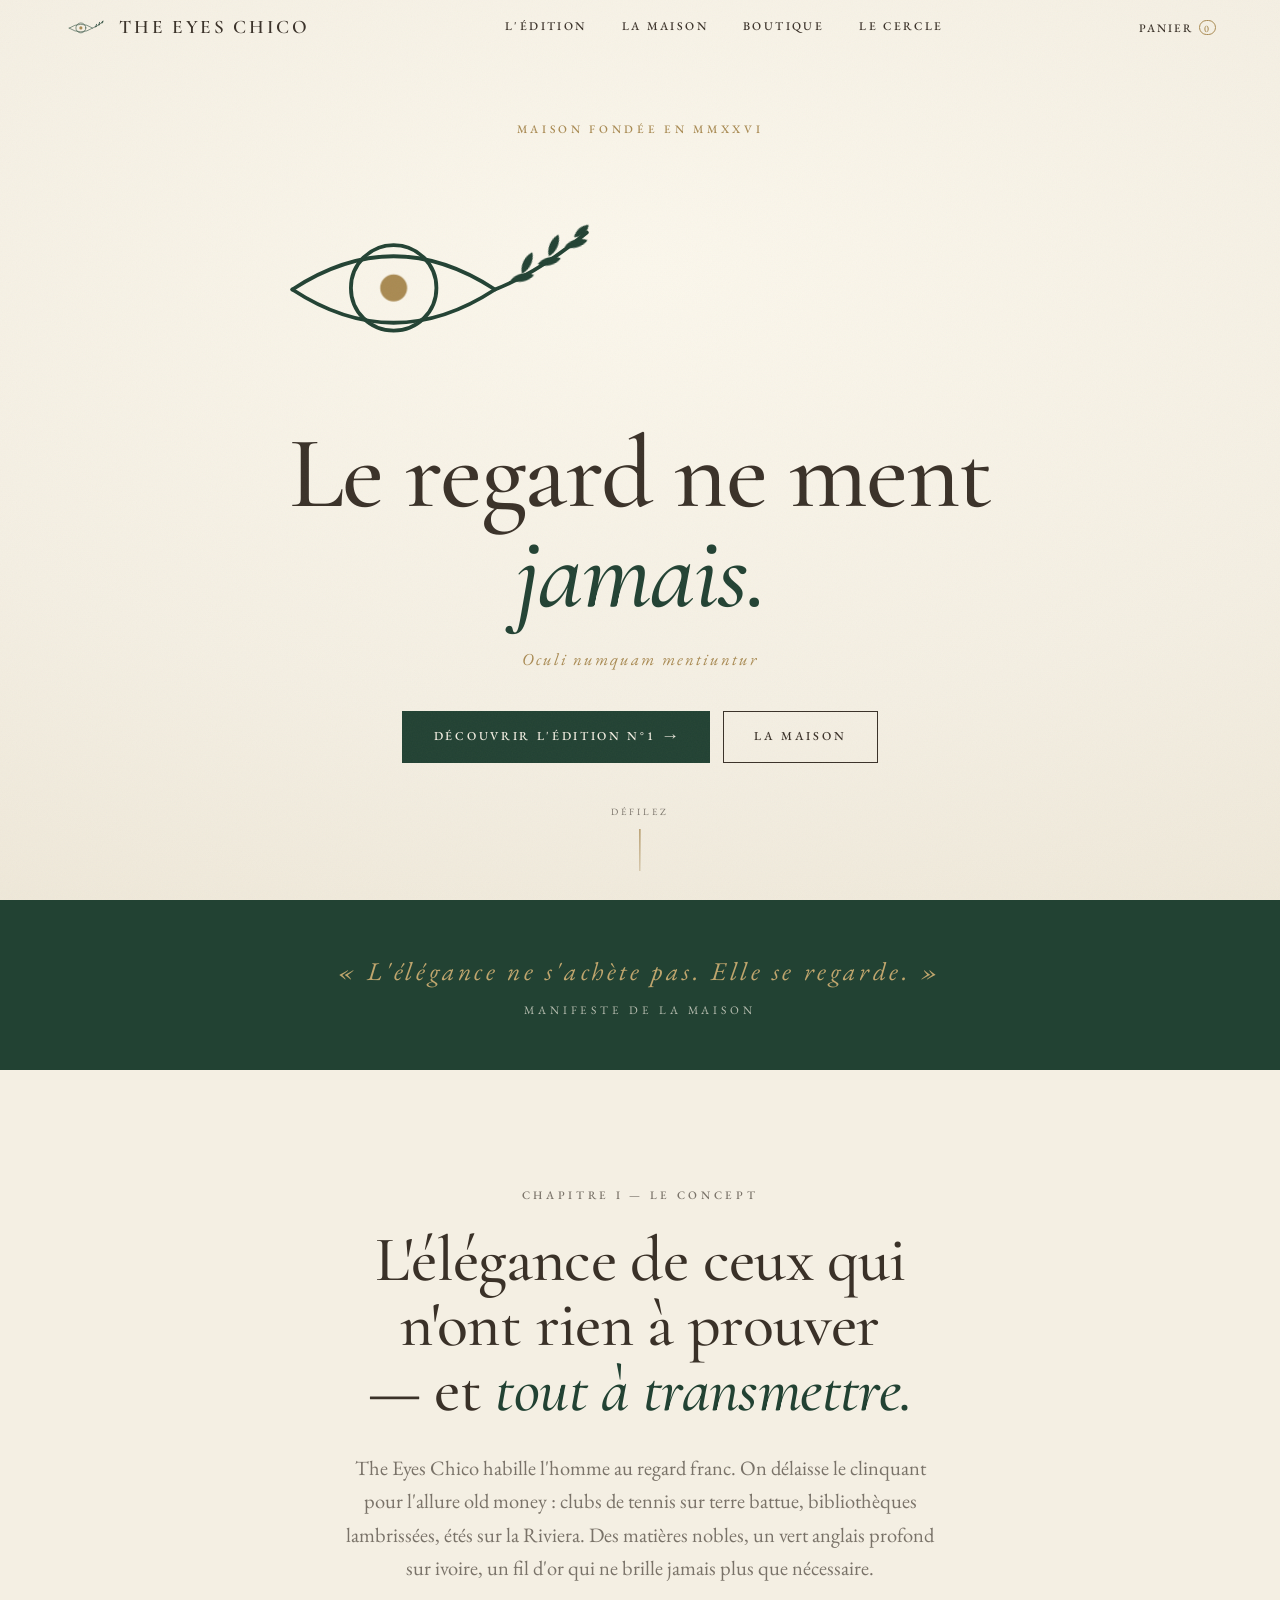
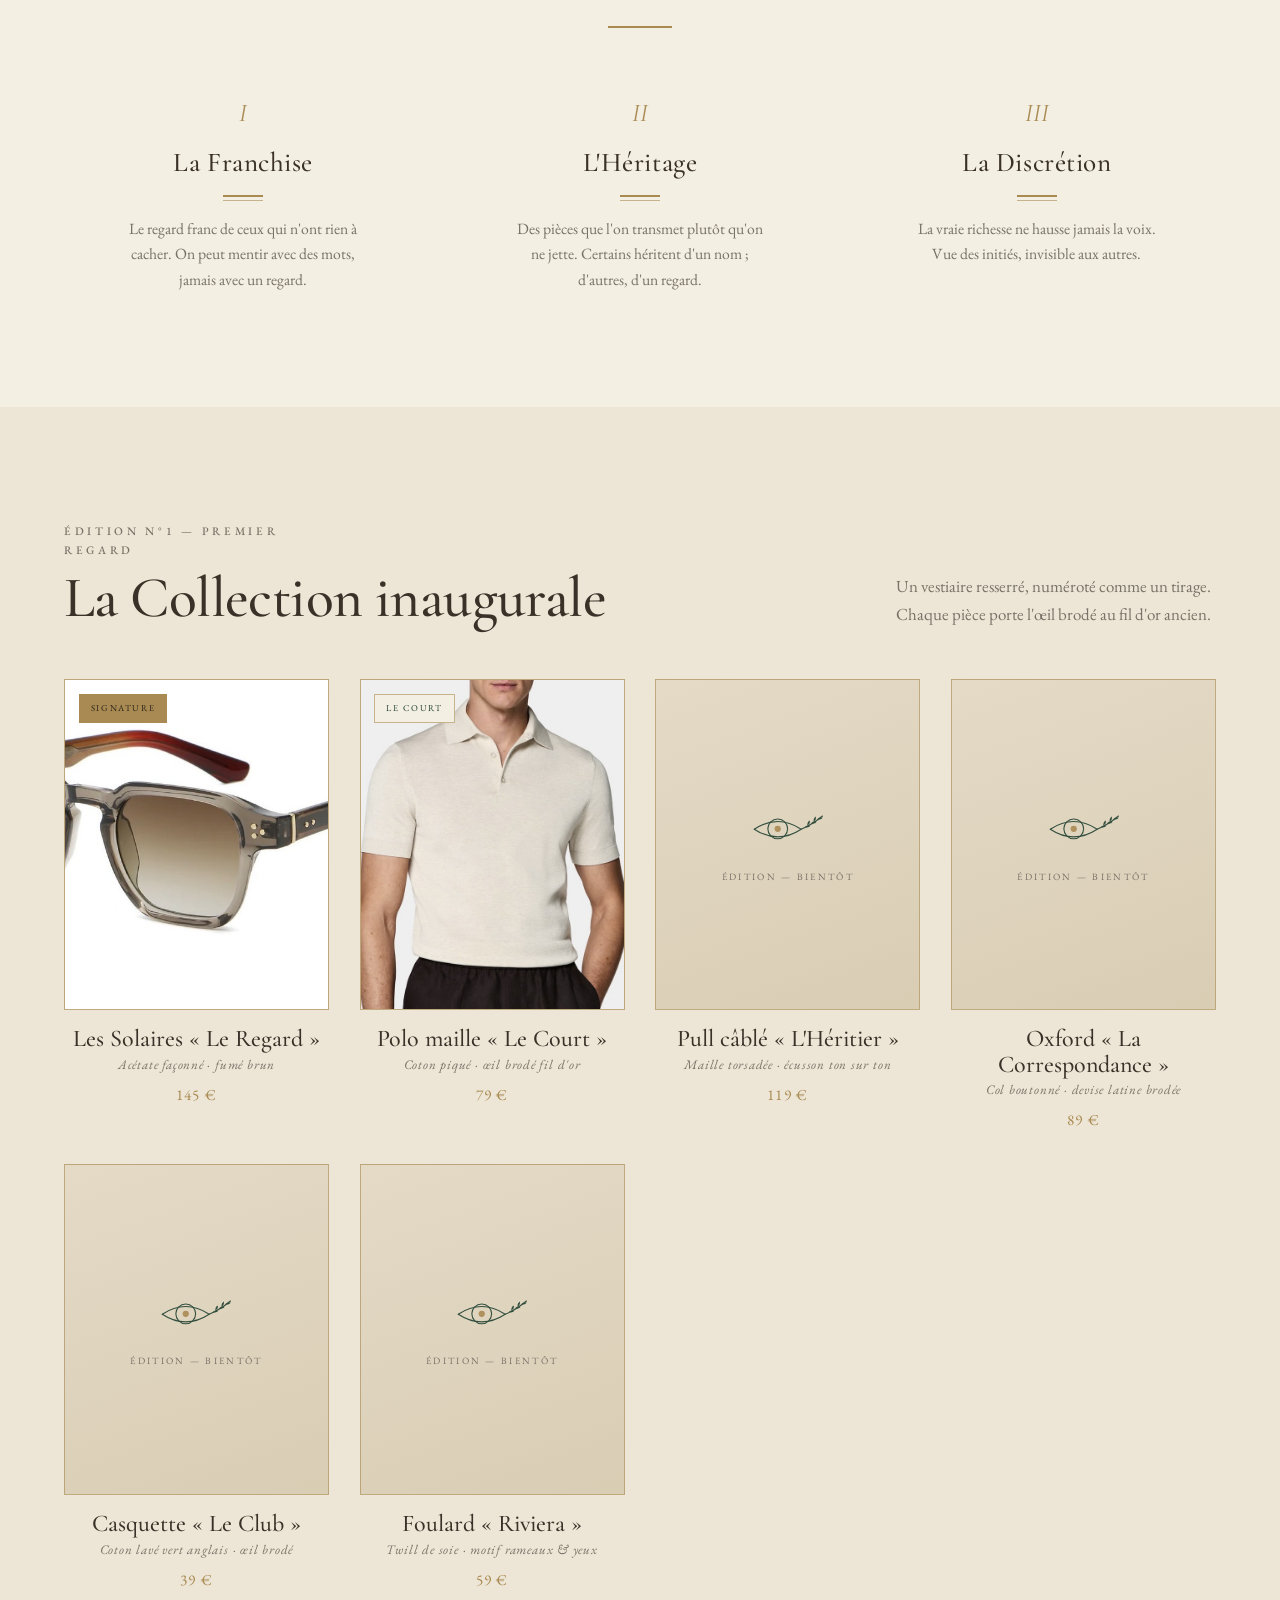
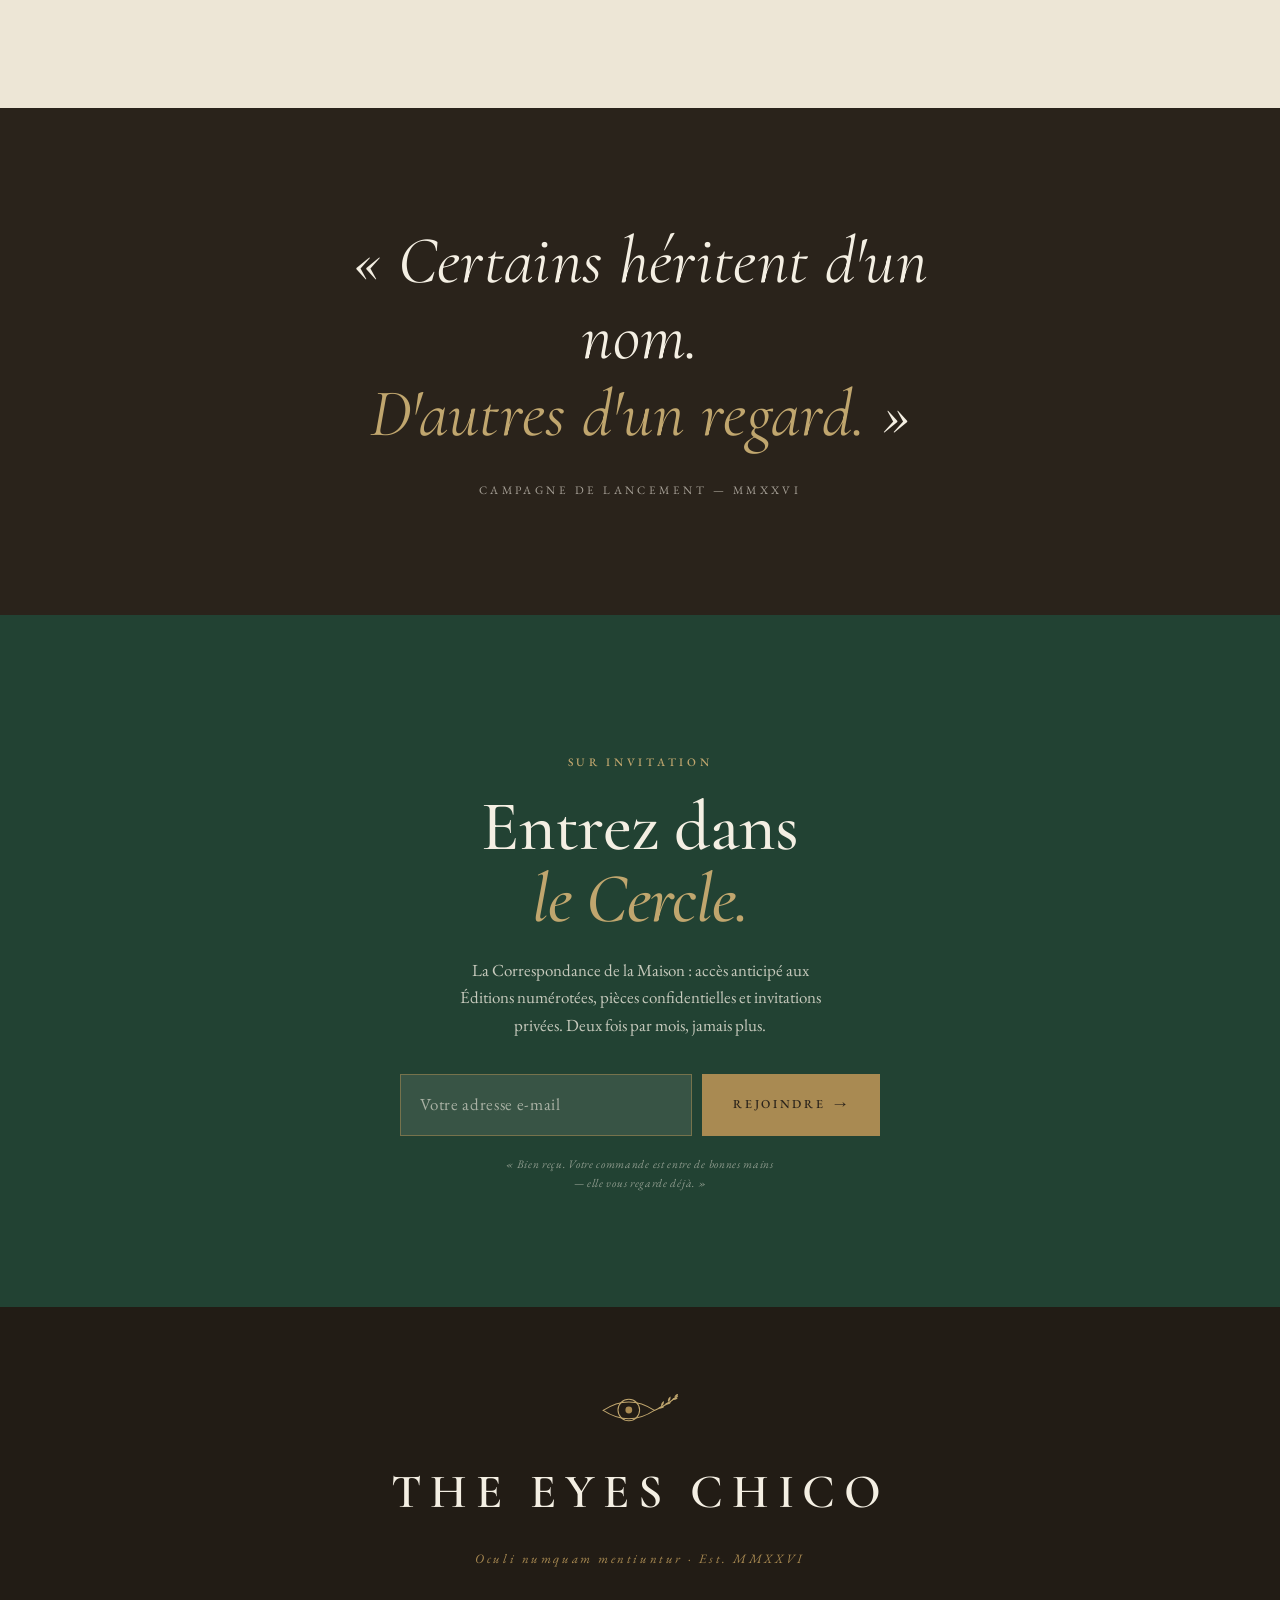
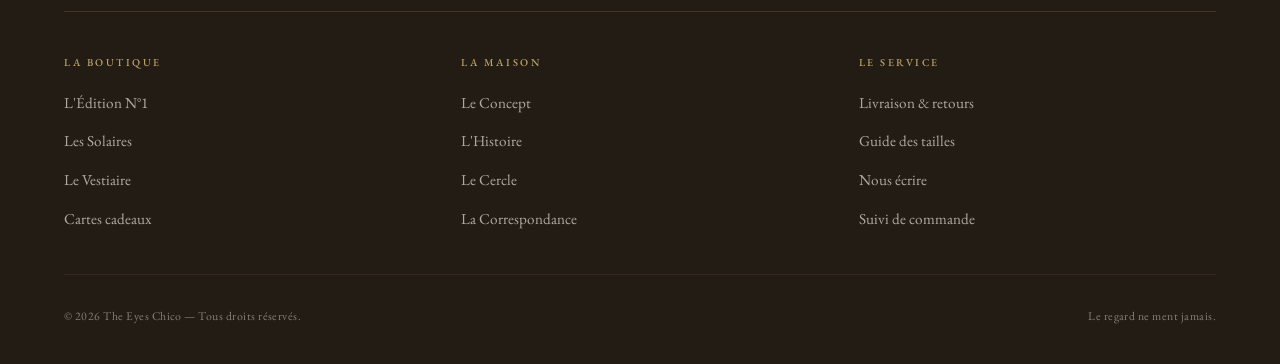
<file: index.html>
<!DOCTYPE html>
<html lang="fr">
<head>
<meta charset="UTF-8" />
<meta name="viewport" content="width=device-width, initial-scale=1" />
<title>The Eyes Chico — Le regard ne ment jamais</title>
<meta name="description" content="The Eyes Chico — maison de mode masculine old money. Oculi numquam mentiuntur : les yeux ne mentent jamais. Édition N°1, Premier Regard." />
<meta name="theme-color" content="#224233" />
<link rel="preconnect" href="https://fonts.googleapis.com" />
<link rel="preconnect" href="https://fonts.gstatic.com" crossorigin />
<link href="https://fonts.googleapis.com/css2?family=Cormorant+Garamond:ital,wght@0,400;0,500;0,600;1,400;1,500&family=EB+Garamond:ital,wght@0,400;0,500;1,400&display=swap" rel="stylesheet" />
<link rel="stylesheet" href="assets/css/style.css" />
</head>
<body>

<!-- LOADER -->
<div class="loader" aria-hidden="true">
  <div class="loader__inner">
    <svg class="eye" viewBox="0 0 240 130" fill="none" stroke="currentColor" stroke-width="2.4" stroke-linecap="round" stroke-linejoin="round">
      <path class="lid" d="M28 66 Q92 108 156 66"/><path class="lid" d="M28 66 Q92 24 156 66 Q184 55 214 30"/>
      <circle class="iris" cx="92" cy="65" r="27"/><circle class="pupil" cx="92" cy="65" r="8.5" fill="#A98A52" stroke="none"/>
      <g fill="currentColor" stroke="none"><path d="M0 0 C4 -3.4 11 -3.4 15 0 C11 3.4 4 3.4 0 0Z" transform="translate(166,60) rotate(-12)"/><path d="M0 0 C4 -3.4 11 -3.4 15 0 C11 3.4 4 3.4 0 0Z" transform="translate(173,56) rotate(-64)"/><path d="M0 0 C4 -3.4 11 -3.4 15 0 C11 3.4 4 3.4 0 0Z" transform="translate(183,50) rotate(-14)"/><path d="M0 0 C4 -3.4 11 -3.4 15 0 C11 3.4 4 3.4 0 0Z" transform="translate(190,45) rotate(-66)"/><path d="M0 0 C4 -3.4 11 -3.4 15 0 C11 3.4 4 3.4 0 0Z" transform="translate(200,39) rotate(-16)"/><path d="M0 0 C3.4 -3 9 -3 12 0 C9 3 3.4 3 0 0Z" transform="translate(206,33) rotate(-40)"/></g>
    </svg>
    <div class="loader__wm">The Eyes Chico</div>
  </div>
</div>

<!-- NAV -->
<header class="nav" id="top">
  <a class="nav__brand" href="#top" aria-label="The Eyes Chico — accueil">
    <svg class="eye" viewBox="0 0 240 130" fill="none" stroke="currentColor" stroke-width="3" stroke-linecap="round" stroke-linejoin="round" aria-hidden="true">
      <path d="M28 66 Q92 108 156 66"/><path d="M28 66 Q92 24 156 66 Q184 55 214 30"/>
      <circle cx="92" cy="65" r="27"/><circle class="pupil" cx="92" cy="65" r="8.5" fill="#A98A52" stroke="none"/>
      <g fill="currentColor" stroke="none"><path d="M0 0 C4 -3.4 11 -3.4 15 0 C11 3.4 4 3.4 0 0Z" transform="translate(166,60) rotate(-12)"/><path d="M0 0 C4 -3.4 11 -3.4 15 0 C11 3.4 4 3.4 0 0Z" transform="translate(173,56) rotate(-64)"/><path d="M0 0 C4 -3.4 11 -3.4 15 0 C11 3.4 4 3.4 0 0Z" transform="translate(183,50) rotate(-14)"/><path d="M0 0 C4 -3.4 11 -3.4 15 0 C11 3.4 4 3.4 0 0Z" transform="translate(190,45) rotate(-66)"/><path d="M0 0 C4 -3.4 11 -3.4 15 0 C11 3.4 4 3.4 0 0Z" transform="translate(200,39) rotate(-16)"/><path d="M0 0 C3.4 -3 9 -3 12 0 C9 3 3.4 3 0 0Z" transform="translate(206,33) rotate(-40)"/></g>
    </svg>
    <span class="wm">The Eyes Chico</span>
  </a>
  <nav class="nav__links" aria-label="Principal">
    <a class="link-underline" href="#edition">L'Édition</a>
    <a class="link-underline" href="#maison">La Maison</a>
    <a class="link-underline" href="collection.html">Boutique</a>
    <a class="link-underline" href="#cercle">Le Cercle</a>
  </nav>
  <div class="nav__right">
    <button class="nav__cart" data-open-cart aria-label="Ouvrir le panier">Panier <span class="count">0</span></button>
    <button class="nav__burger" aria-label="Menu"><span></span><span></span><span></span></button>
  </div>
</header>

<!-- HERO -->
<section class="hero" aria-label="The Eyes Chico">
  <div class="hero__top">
    <p class="eyebrow eyebrow--or">Maison fondée en MMXXVI</p>
  </div>
  <div>
    <div class="hero__emblem">
      <svg class="eye eye--animated" viewBox="0 0 240 130" fill="none" stroke="currentColor" stroke-width="2.4" stroke-linecap="round" stroke-linejoin="round" aria-label="Emblème de l'œil botanique">
        <path class="lid" d="M28 66 Q92 108 156 66"/><path class="lid" d="M28 66 Q92 24 156 66 Q184 55 214 30"/>
        <circle class="iris" cx="92" cy="65" r="27"/><circle class="pupil" cx="92" cy="65" r="8.5" fill="#A98A52" stroke="none"/>
        <g fill="currentColor" stroke="none"><path class="leaf" d="M0 0 C4 -3.4 11 -3.4 15 0 C11 3.4 4 3.4 0 0Z" transform="translate(166,60) rotate(-12)"/><path class="leaf" d="M0 0 C4 -3.4 11 -3.4 15 0 C11 3.4 4 3.4 0 0Z" transform="translate(173,56) rotate(-64)"/><path class="leaf" d="M0 0 C4 -3.4 11 -3.4 15 0 C11 3.4 4 3.4 0 0Z" transform="translate(183,50) rotate(-14)"/><path class="leaf" d="M0 0 C4 -3.4 11 -3.4 15 0 C11 3.4 4 3.4 0 0Z" transform="translate(190,45) rotate(-66)"/><path class="leaf" d="M0 0 C4 -3.4 11 -3.4 15 0 C11 3.4 4 3.4 0 0Z" transform="translate(200,39) rotate(-16)"/><path class="leaf" d="M0 0 C3.4 -3 9 -3 12 0 C9 3 3.4 3 0 0Z" transform="translate(206,33) rotate(-40)"/></g>
      </svg>
    </div>
    <h1>Le regard ne ment <em>jamais.</em></h1>
    <p class="hero__latin latin">Oculi numquam mentiuntur</p>
    <div class="hero__cta">
      <a class="btn btn--solid" href="#edition">Découvrir l'Édition N°1 <span class="arrow">→</span></a>
      <a class="btn btn--ghost" href="#maison">La Maison</a>
    </div>
  </div>
  <div class="hero__cue"><span>Défilez</span><span class="bar"></span></div>
</section>

<!-- LATIN BAND -->
<div class="band">
  <p class="latin">« L'élégance ne s'achète pas. Elle se regarde. »</p>
  <span class="tr">Manifeste de la Maison</span>
</div>

<!-- CONCEPT / MAISON -->
<section class="section concept" id="maison">
  <div class="wrap">
    <p class="eyebrow reveal">Chapitre I — Le Concept</p>
    <h2 class="display reveal" data-d="1">L'élégance de ceux qui n'ont rien à prouver — et <em>tout à transmettre.</em></h2>
    <p class="lede reveal" data-d="2">The Eyes Chico habille l'homme au regard franc. On délaisse le clinquant pour l'allure old money : clubs de tennis sur terre battue, bibliothèques lambrissées, étés sur la Riviera. Des matières nobles, un vert anglais profond sur ivoire, un fil d'or qui ne brille jamais plus que nécessaire.</p>
    <hr class="filet filet--or filet--center reveal" data-d="2" style="margin-top:2.6rem" />

    <div class="piliers">
      <div class="pilier reveal">
        <p class="num">I</p><h3>La Franchise</h3>
        <div class="filet filet--or"></div>
        <p>Le regard franc de ceux qui n'ont rien à cacher. On peut mentir avec des mots, jamais avec un regard.</p>
      </div>
      <div class="pilier reveal" data-d="1">
        <p class="num">II</p><h3>L'Héritage</h3>
        <div class="filet filet--or"></div>
        <p>Des pièces que l'on transmet plutôt qu'on ne jette. Certains héritent d'un nom ; d'autres, d'un regard.</p>
      </div>
      <div class="pilier reveal" data-d="2">
        <p class="num">III</p><h3>La Discrétion</h3>
        <div class="filet filet--or"></div>
        <p>La vraie richesse ne hausse jamais la voix. Vue des initiés, invisible aux autres.</p>
      </div>
    </div>
  </div>
</section>

<!-- ÉDITION N°1 -->
<section class="section edition" id="edition">
  <div class="wrap">
    <div class="section-head">
      <div>
        <p class="eyebrow eyebrow--or reveal">Édition N°1 — Premier Regard</p>
        <h2 class="display reveal" data-d="1">La Collection inaugurale</h2>
      </div>
      <p class="reveal" data-d="2">Un vestiaire resserré, numéroté comme un tirage. Chaque pièce porte l'œil brodé au fil d'or ancien.</p>
    </div>

    <div class="product-grid">
      <a class="product reveal" href="product.html">
        <div class="product__media"><span class="product__badge product__badge--or">Signature</span><img src="assets/img/sunglasses.jpg" alt="Solaires Le Regard — acétate fumé" loading="lazy" /></div>
        <div class="product__info"><div class="nm">Les Solaires « Le Regard »</div><div class="ct">Acétate façonné · fumé brun</div><div class="pr">145 €</div></div>
      </a>

      <a class="product reveal" data-d="1" href="product.html">
        <div class="product__media"><span class="product__badge">Le Court</span><img src="assets/img/polo.jpg" alt="Polo maille Le Court, ivoire" loading="lazy" /></div>
        <div class="product__info"><div class="nm">Polo maille « Le Court »</div><div class="ct">Coton piqué · œil brodé fil d'or</div><div class="pr">79 €</div></div>
      </a>

      <a class="product reveal" data-d="2" href="product.html">
        <div class="product__media"><div class="product__ph">
          <svg class="eye" viewBox="0 0 240 130" fill="none" stroke="currentColor" stroke-width="3" stroke-linecap="round" stroke-linejoin="round"><path d="M28 66 Q92 108 156 66"/><path d="M28 66 Q92 24 156 66 Q184 55 214 30"/><circle cx="92" cy="65" r="27"/><circle cx="92" cy="65" r="8.5" fill="#A98A52" stroke="none"/><g fill="currentColor" stroke="none"><path d="M0 0 C4 -3.4 11 -3.4 15 0 C11 3.4 4 3.4 0 0Z" transform="translate(166,60) rotate(-12)"/><path d="M0 0 C4 -3.4 11 -3.4 15 0 C11 3.4 4 3.4 0 0Z" transform="translate(173,56) rotate(-64)"/><path d="M0 0 C4 -3.4 11 -3.4 15 0 C11 3.4 4 3.4 0 0Z" transform="translate(183,50) rotate(-14)"/><path d="M0 0 C4 -3.4 11 -3.4 15 0 C11 3.4 4 3.4 0 0Z" transform="translate(190,45) rotate(-66)"/><path d="M0 0 C4 -3.4 11 -3.4 15 0 C11 3.4 4 3.4 0 0Z" transform="translate(200,39) rotate(-16)"/></g></svg>
          <span class="tiny">Édition — bientôt</span>
        </div></div>
        <div class="product__info"><div class="nm">Pull câblé « L'Héritier »</div><div class="ct">Maille torsadée · écusson ton sur ton</div><div class="pr">119 €</div></div>
      </a>

      <a class="product reveal" href="product.html">
        <div class="product__media"><div class="product__ph">
          <svg class="eye" viewBox="0 0 240 130" fill="none" stroke="currentColor" stroke-width="3" stroke-linecap="round" stroke-linejoin="round"><path d="M28 66 Q92 108 156 66"/><path d="M28 66 Q92 24 156 66 Q184 55 214 30"/><circle cx="92" cy="65" r="27"/><circle cx="92" cy="65" r="8.5" fill="#A98A52" stroke="none"/><g fill="currentColor" stroke="none"><path d="M0 0 C4 -3.4 11 -3.4 15 0 C11 3.4 4 3.4 0 0Z" transform="translate(166,60) rotate(-12)"/><path d="M0 0 C4 -3.4 11 -3.4 15 0 C11 3.4 4 3.4 0 0Z" transform="translate(173,56) rotate(-64)"/><path d="M0 0 C4 -3.4 11 -3.4 15 0 C11 3.4 4 3.4 0 0Z" transform="translate(183,50) rotate(-14)"/><path d="M0 0 C4 -3.4 11 -3.4 15 0 C11 3.4 4 3.4 0 0Z" transform="translate(190,45) rotate(-66)"/><path d="M0 0 C4 -3.4 11 -3.4 15 0 C11 3.4 4 3.4 0 0Z" transform="translate(200,39) rotate(-16)"/></g></svg>
          <span class="tiny">Édition — bientôt</span>
        </div></div>
        <div class="product__info"><div class="nm">Oxford « La Correspondance »</div><div class="ct">Col boutonné · devise latine brodée</div><div class="pr">89 €</div></div>
      </a>

      <a class="product reveal" data-d="1" href="product.html">
        <div class="product__media"><div class="product__ph">
          <svg class="eye" viewBox="0 0 240 130" fill="none" stroke="currentColor" stroke-width="3" stroke-linecap="round" stroke-linejoin="round"><path d="M28 66 Q92 108 156 66"/><path d="M28 66 Q92 24 156 66 Q184 55 214 30"/><circle cx="92" cy="65" r="27"/><circle cx="92" cy="65" r="8.5" fill="#A98A52" stroke="none"/><g fill="currentColor" stroke="none"><path d="M0 0 C4 -3.4 11 -3.4 15 0 C11 3.4 4 3.4 0 0Z" transform="translate(166,60) rotate(-12)"/><path d="M0 0 C4 -3.4 11 -3.4 15 0 C11 3.4 4 3.4 0 0Z" transform="translate(173,56) rotate(-64)"/><path d="M0 0 C4 -3.4 11 -3.4 15 0 C11 3.4 4 3.4 0 0Z" transform="translate(183,50) rotate(-14)"/><path d="M0 0 C4 -3.4 11 -3.4 15 0 C11 3.4 4 3.4 0 0Z" transform="translate(190,45) rotate(-66)"/><path d="M0 0 C4 -3.4 11 -3.4 15 0 C11 3.4 4 3.4 0 0Z" transform="translate(200,39) rotate(-16)"/></g></svg>
          <span class="tiny">Édition — bientôt</span>
        </div></div>
        <div class="product__info"><div class="nm">Casquette « Le Club »</div><div class="ct">Coton lavé vert anglais · œil brodé</div><div class="pr">39 €</div></div>
      </a>

      <a class="product reveal" data-d="2" href="product.html">
        <div class="product__media"><div class="product__ph">
          <svg class="eye" viewBox="0 0 240 130" fill="none" stroke="currentColor" stroke-width="3" stroke-linecap="round" stroke-linejoin="round"><path d="M28 66 Q92 108 156 66"/><path d="M28 66 Q92 24 156 66 Q184 55 214 30"/><circle cx="92" cy="65" r="27"/><circle cx="92" cy="65" r="8.5" fill="#A98A52" stroke="none"/><g fill="currentColor" stroke="none"><path d="M0 0 C4 -3.4 11 -3.4 15 0 C11 3.4 4 3.4 0 0Z" transform="translate(166,60) rotate(-12)"/><path d="M0 0 C4 -3.4 11 -3.4 15 0 C11 3.4 4 3.4 0 0Z" transform="translate(173,56) rotate(-64)"/><path d="M0 0 C4 -3.4 11 -3.4 15 0 C11 3.4 4 3.4 0 0Z" transform="translate(183,50) rotate(-14)"/><path d="M0 0 C4 -3.4 11 -3.4 15 0 C11 3.4 4 3.4 0 0Z" transform="translate(190,45) rotate(-66)"/><path d="M0 0 C4 -3.4 11 -3.4 15 0 C11 3.4 4 3.4 0 0Z" transform="translate(200,39) rotate(-16)"/></g></svg>
          <span class="tiny">Édition — bientôt</span>
        </div></div>
        <div class="product__info"><div class="nm">Foulard « Riviera »</div><div class="ct">Twill de soie · motif rameaux & yeux</div><div class="pr">59 €</div></div>
      </a>
    </div>
  </div>
</section>

<!-- QUOTE -->
<section class="section quote">
  <div class="wrap">
    <p class="mark">« Certains héritent d'un nom.<br><em>D'autres d'un regard.</em> »</p>
    <p class="by">Campagne de lancement — MMXXVI</p>
  </div>
</section>

<!-- LE CERCLE -->
<section class="section cercle" id="cercle">
  <div class="wrap">
    <p class="eyebrow reveal">Sur invitation</p>
    <h2 class="display reveal" data-d="1">Entrez dans <em>le Cercle.</em></h2>
    <p class="reveal" data-d="2">La Correspondance de la Maison : accès anticipé aux Éditions numérotées, pièces confidentielles et invitations privées. Deux fois par mois, jamais plus.</p>
    <form class="reveal" data-d="3" novalidate>
      <input type="email" inputmode="email" placeholder="Votre adresse e-mail" aria-label="Adresse e-mail" required />
      <button class="btn btn--or" type="submit">Rejoindre <span class="arrow">→</span></button>
    </form>
    <p class="note">« Bien reçu. Votre commande est entre de bonnes mains — elle vous regarde déjà. »</p>
  </div>
</section>

<!-- FOOTER -->
<footer class="foot">
  <div class="wrap">
    <div class="foot__blason">
      <svg class="eye" viewBox="0 0 240 130" fill="none" stroke="currentColor" stroke-width="2.6" stroke-linecap="round" stroke-linejoin="round" aria-hidden="true"><path d="M28 66 Q92 108 156 66"/><path d="M28 66 Q92 24 156 66 Q184 55 214 30"/><circle cx="92" cy="65" r="27"/><circle cx="92" cy="65" r="8.5" fill="#A98A52" stroke="none"/><g fill="currentColor" stroke="none"><path d="M0 0 C4 -3.4 11 -3.4 15 0 C11 3.4 4 3.4 0 0Z" transform="translate(166,60) rotate(-12)"/><path d="M0 0 C4 -3.4 11 -3.4 15 0 C11 3.4 4 3.4 0 0Z" transform="translate(173,56) rotate(-64)"/><path d="M0 0 C4 -3.4 11 -3.4 15 0 C11 3.4 4 3.4 0 0Z" transform="translate(183,50) rotate(-14)"/><path d="M0 0 C4 -3.4 11 -3.4 15 0 C11 3.4 4 3.4 0 0Z" transform="translate(190,45) rotate(-66)"/><path d="M0 0 C4 -3.4 11 -3.4 15 0 C11 3.4 4 3.4 0 0Z" transform="translate(200,39) rotate(-16)"/><path d="M0 0 C3.4 -3 9 -3 12 0 C9 3 3.4 3 0 0Z" transform="translate(206,33) rotate(-40)"/></g></svg>
      <div class="wm">The Eyes Chico</div>
      <p class="latin">Oculi numquam mentiuntur · Est. MMXXVI</p>
    </div>
    <div class="foot__top">
      <div><h4>La Boutique</h4><ul><li><a href="collection.html">L'Édition N°1</a></li><li><a href="collection.html">Les Solaires</a></li><li><a href="collection.html">Le Vestiaire</a></li><li><a href="collection.html">Cartes cadeaux</a></li></ul></div>
      <div><h4>La Maison</h4><ul><li><a href="#maison">Le Concept</a></li><li><a href="#maison">L'Histoire</a></li><li><a href="#cercle">Le Cercle</a></li><li><a href="#">La Correspondance</a></li></ul></div>
      <div><h4>Le Service</h4><ul><li><a href="#">Livraison & retours</a></li><li><a href="#">Guide des tailles</a></li><li><a href="#">Nous écrire</a></li><li><a href="#">Suivi de commande</a></li></ul></div>
    </div>
    <div class="foot__bottom"><span>© <span data-year>2026</span> The Eyes Chico — Tous droits réservés.</span><span>Le regard ne ment jamais.</span></div>
  </div>
</footer>

<!-- CART DRAWER -->
<div class="drawer-backdrop" data-close-cart></div>
<aside class="drawer" aria-label="Panier">
  <div class="drawer__head"><h3>Votre panier</h3><button class="drawer__close" data-close-cart aria-label="Fermer">×</button></div>
  <div class="drawer__empty"><p class="latin">Votre panier vous regarde encore.</p><a class="btn btn--ghost" href="collection.html" data-close-cart>Parcourir l'Édition</a></div>
</aside>

<script src="assets/js/main.js"></script>
</body>
</html>
</file>
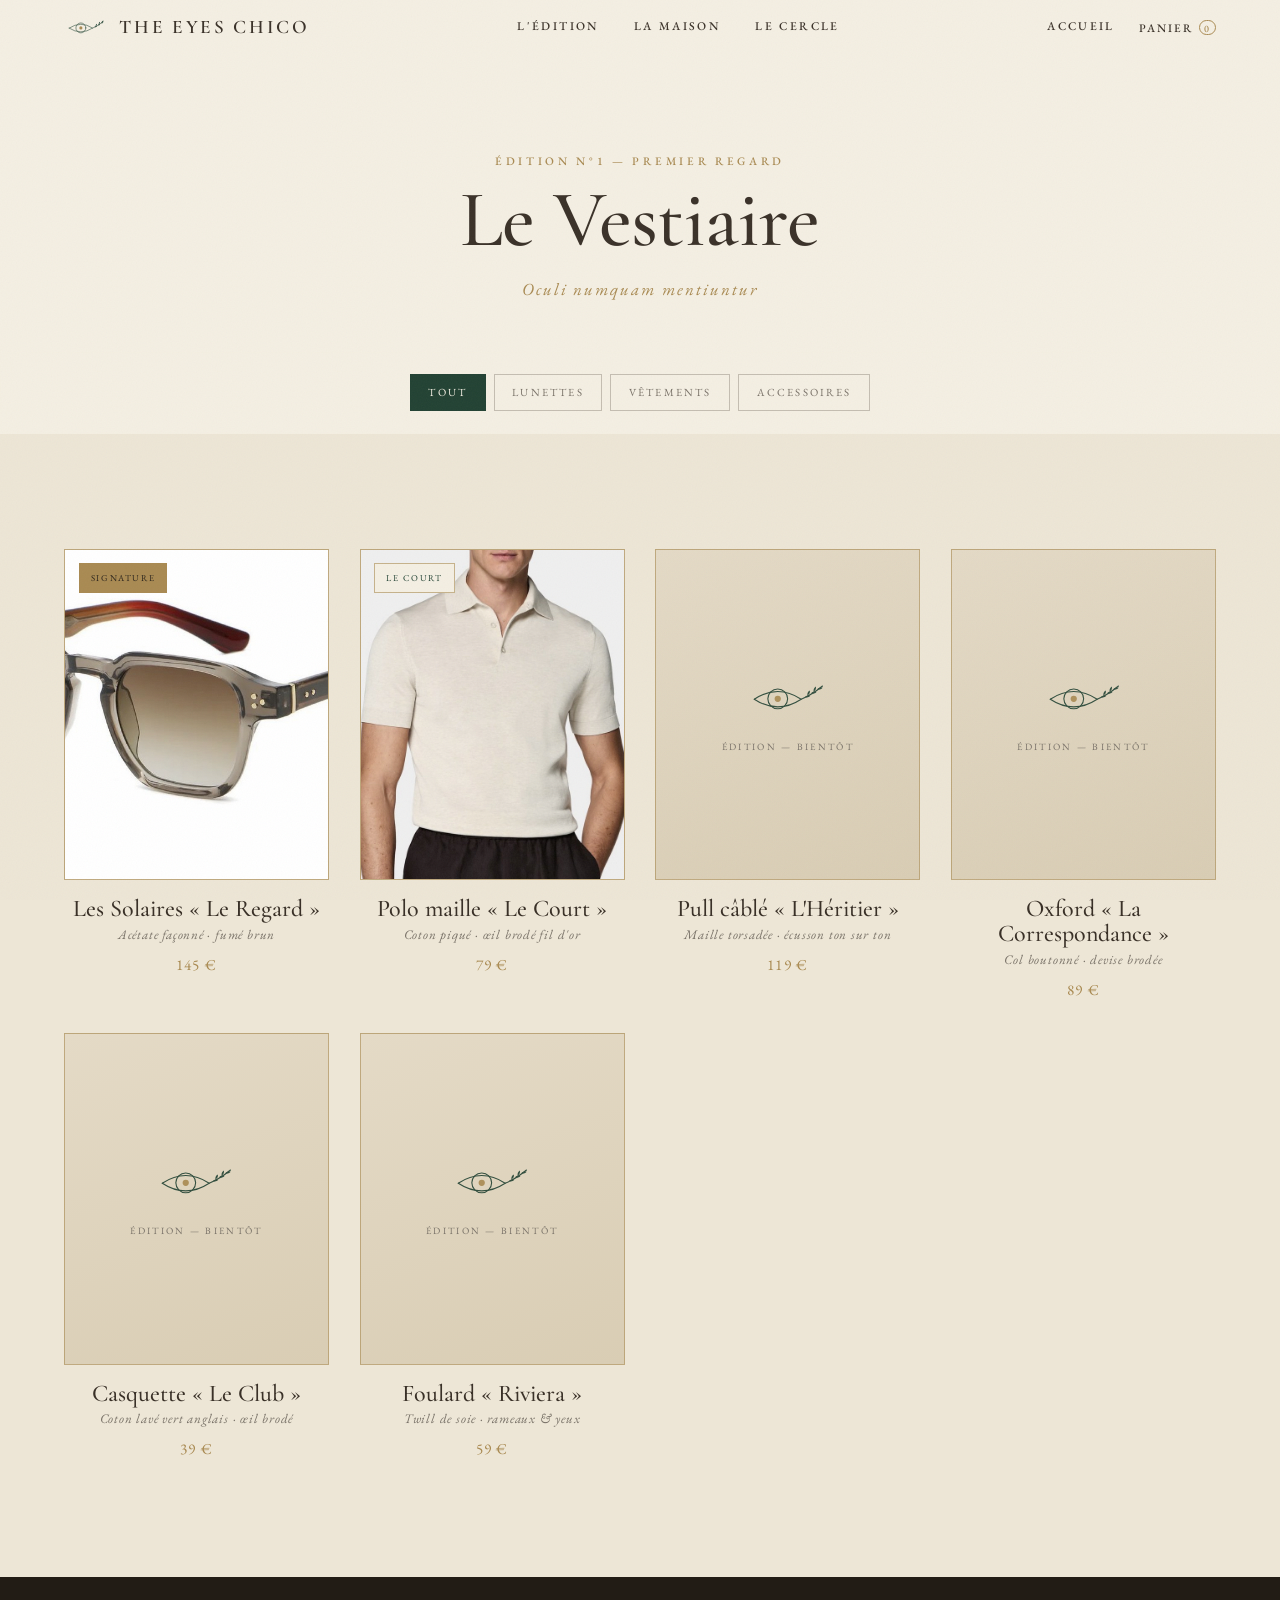
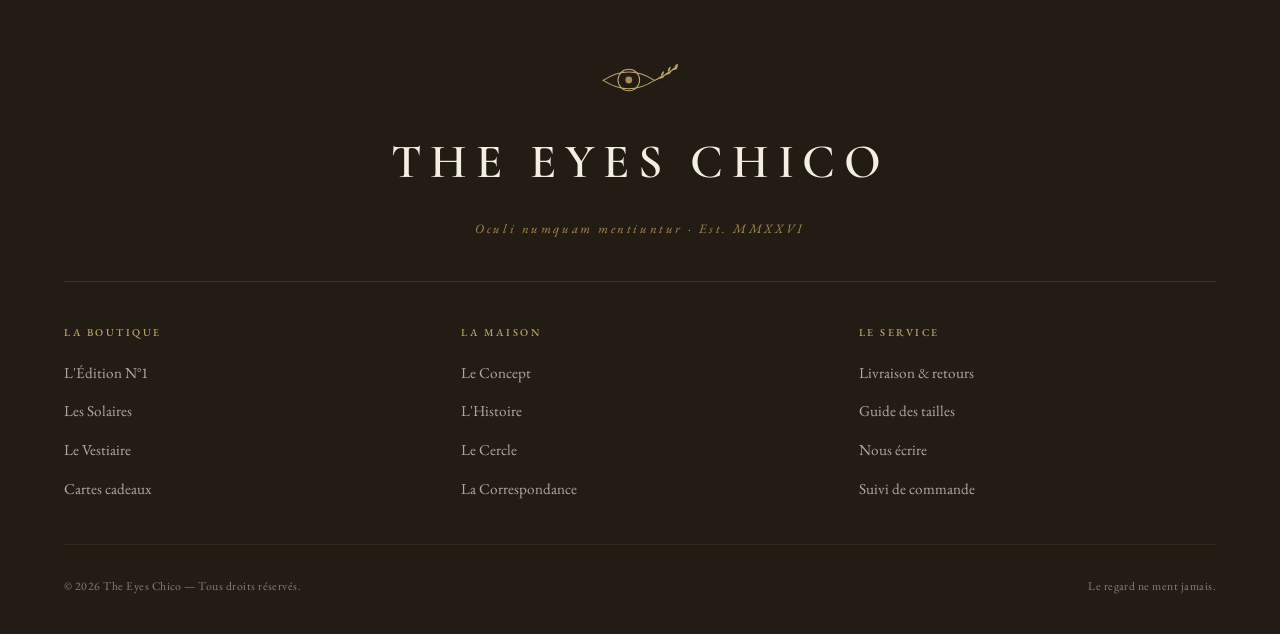
<file: collection.html>
<!DOCTYPE html>
<html lang="fr">
<head>
<meta charset="UTF-8" />
<meta name="viewport" content="width=device-width, initial-scale=1" />
<title>La Boutique — The Eyes Chico</title>
<meta name="description" content="L'Édition N°1 « Premier Regard » — le vestiaire The Eyes Chico. Le regard ne ment jamais." />
<meta name="theme-color" content="#224233" />
<link rel="preconnect" href="https://fonts.googleapis.com" />
<link rel="preconnect" href="https://fonts.gstatic.com" crossorigin />
<link href="https://fonts.googleapis.com/css2?family=Cormorant+Garamond:ital,wght@0,400;0,500;0,600;1,400;1,500&family=EB+Garamond:ital,wght@0,400;0,500;1,400&display=swap" rel="stylesheet" />
<link rel="stylesheet" href="assets/css/style.css" />
</head>
<body>

<header class="nav is-solid" id="top">
  <a class="nav__brand" href="index.html" aria-label="The Eyes Chico — accueil">
    <svg class="eye" viewBox="0 0 240 130" fill="none" stroke="currentColor" stroke-width="3" stroke-linecap="round" stroke-linejoin="round" aria-hidden="true"><path d="M28 66 Q92 108 156 66"/><path d="M28 66 Q92 24 156 66 Q184 55 214 30"/><circle cx="92" cy="65" r="27"/><circle cx="92" cy="65" r="8.5" fill="#A98A52" stroke="none"/><g fill="currentColor" stroke="none"><path d="M0 0 C4 -3.4 11 -3.4 15 0 C11 3.4 4 3.4 0 0Z" transform="translate(166,60) rotate(-12)"/><path d="M0 0 C4 -3.4 11 -3.4 15 0 C11 3.4 4 3.4 0 0Z" transform="translate(173,56) rotate(-64)"/><path d="M0 0 C4 -3.4 11 -3.4 15 0 C11 3.4 4 3.4 0 0Z" transform="translate(183,50) rotate(-14)"/><path d="M0 0 C4 -3.4 11 -3.4 15 0 C11 3.4 4 3.4 0 0Z" transform="translate(190,45) rotate(-66)"/><path d="M0 0 C4 -3.4 11 -3.4 15 0 C11 3.4 4 3.4 0 0Z" transform="translate(200,39) rotate(-16)"/><path d="M0 0 C3.4 -3 9 -3 12 0 C9 3 3.4 3 0 0Z" transform="translate(206,33) rotate(-40)"/></g></svg>
    <span class="wm">The Eyes Chico</span>
  </a>
  <nav class="nav__links" aria-label="Principal">
    <a class="link-underline" href="collection.html">L'Édition</a>
    <a class="link-underline" href="index.html#maison">La Maison</a>
    <a class="link-underline" href="index.html#cercle">Le Cercle</a>
  </nav>
  <div class="nav__right">
    <a class="link-underline" href="index.html">Accueil</a>
    <button class="nav__cart" data-open-cart aria-label="Ouvrir le panier">Panier <span class="count">0</span></button>
    <button class="nav__burger" aria-label="Menu"><span></span><span></span><span></span></button>
  </div>
</header>

<section class="page-head">
  <div class="wrap">
    <p class="eyebrow eyebrow--or">Édition N°1 — Premier Regard</p>
    <h1 class="display">Le Vestiaire</h1>
    <span class="latin">Oculi numquam mentiuntur</span>
  </div>
</section>

<div class="filters">
  <button class="active" data-filter="all">Tout</button>
  <button data-filter="lunettes">Lunettes</button>
  <button data-filter="vetements">Vêtements</button>
  <button data-filter="accessoires">Accessoires</button>
</div>

<section class="section shop">
  <div class="wrap">
    <div class="product-grid">

      <a class="product reveal" data-cat="lunettes" href="product.html">
        <div class="product__media"><span class="product__badge product__badge--or">Signature</span><img src="assets/img/sunglasses.jpg" alt="Solaires Le Regard" loading="lazy" /></div>
        <div class="product__info"><div class="nm">Les Solaires « Le Regard »</div><div class="ct">Acétate façonné · fumé brun</div><div class="pr">145 €</div></div>
      </a>

      <a class="product reveal" data-cat="vetements" href="product.html">
        <div class="product__media"><span class="product__badge">Le Court</span><img src="assets/img/polo.jpg" alt="Polo maille Le Court" loading="lazy" /></div>
        <div class="product__info"><div class="nm">Polo maille « Le Court »</div><div class="ct">Coton piqué · œil brodé fil d'or</div><div class="pr">79 €</div></div>
      </a>

      <a class="product reveal" data-cat="vetements" href="product.html">
        <div class="product__media"><div class="product__ph"><svg class="eye" viewBox="0 0 240 130" fill="none" stroke="currentColor" stroke-width="3" stroke-linecap="round" stroke-linejoin="round"><path d="M28 66 Q92 108 156 66"/><path d="M28 66 Q92 24 156 66 Q184 55 214 30"/><circle cx="92" cy="65" r="27"/><circle cx="92" cy="65" r="8.5" fill="#A98A52" stroke="none"/><g fill="currentColor" stroke="none"><path d="M0 0 C4 -3.4 11 -3.4 15 0 C11 3.4 4 3.4 0 0Z" transform="translate(166,60) rotate(-12)"/><path d="M0 0 C4 -3.4 11 -3.4 15 0 C11 3.4 4 3.4 0 0Z" transform="translate(173,56) rotate(-64)"/><path d="M0 0 C4 -3.4 11 -3.4 15 0 C11 3.4 4 3.4 0 0Z" transform="translate(183,50) rotate(-14)"/><path d="M0 0 C4 -3.4 11 -3.4 15 0 C11 3.4 4 3.4 0 0Z" transform="translate(190,45) rotate(-66)"/><path d="M0 0 C4 -3.4 11 -3.4 15 0 C11 3.4 4 3.4 0 0Z" transform="translate(200,39) rotate(-16)"/></g></svg><span class="tiny">Édition — bientôt</span></div></div>
        <div class="product__info"><div class="nm">Pull câblé « L'Héritier »</div><div class="ct">Maille torsadée · écusson ton sur ton</div><div class="pr">119 €</div></div>
      </a>

      <a class="product reveal" data-cat="vetements" href="product.html">
        <div class="product__media"><div class="product__ph"><svg class="eye" viewBox="0 0 240 130" fill="none" stroke="currentColor" stroke-width="3" stroke-linecap="round" stroke-linejoin="round"><path d="M28 66 Q92 108 156 66"/><path d="M28 66 Q92 24 156 66 Q184 55 214 30"/><circle cx="92" cy="65" r="27"/><circle cx="92" cy="65" r="8.5" fill="#A98A52" stroke="none"/><g fill="currentColor" stroke="none"><path d="M0 0 C4 -3.4 11 -3.4 15 0 C11 3.4 4 3.4 0 0Z" transform="translate(166,60) rotate(-12)"/><path d="M0 0 C4 -3.4 11 -3.4 15 0 C11 3.4 4 3.4 0 0Z" transform="translate(173,56) rotate(-64)"/><path d="M0 0 C4 -3.4 11 -3.4 15 0 C11 3.4 4 3.4 0 0Z" transform="translate(183,50) rotate(-14)"/><path d="M0 0 C4 -3.4 11 -3.4 15 0 C11 3.4 4 3.4 0 0Z" transform="translate(190,45) rotate(-66)"/><path d="M0 0 C4 -3.4 11 -3.4 15 0 C11 3.4 4 3.4 0 0Z" transform="translate(200,39) rotate(-16)"/></g></svg><span class="tiny">Édition — bientôt</span></div></div>
        <div class="product__info"><div class="nm">Oxford « La Correspondance »</div><div class="ct">Col boutonné · devise brodée</div><div class="pr">89 €</div></div>
      </a>

      <a class="product reveal" data-cat="accessoires" href="product.html">
        <div class="product__media"><div class="product__ph"><svg class="eye" viewBox="0 0 240 130" fill="none" stroke="currentColor" stroke-width="3" stroke-linecap="round" stroke-linejoin="round"><path d="M28 66 Q92 108 156 66"/><path d="M28 66 Q92 24 156 66 Q184 55 214 30"/><circle cx="92" cy="65" r="27"/><circle cx="92" cy="65" r="8.5" fill="#A98A52" stroke="none"/><g fill="currentColor" stroke="none"><path d="M0 0 C4 -3.4 11 -3.4 15 0 C11 3.4 4 3.4 0 0Z" transform="translate(166,60) rotate(-12)"/><path d="M0 0 C4 -3.4 11 -3.4 15 0 C11 3.4 4 3.4 0 0Z" transform="translate(173,56) rotate(-64)"/><path d="M0 0 C4 -3.4 11 -3.4 15 0 C11 3.4 4 3.4 0 0Z" transform="translate(183,50) rotate(-14)"/><path d="M0 0 C4 -3.4 11 -3.4 15 0 C11 3.4 4 3.4 0 0Z" transform="translate(190,45) rotate(-66)"/><path d="M0 0 C4 -3.4 11 -3.4 15 0 C11 3.4 4 3.4 0 0Z" transform="translate(200,39) rotate(-16)"/></g></svg><span class="tiny">Édition — bientôt</span></div></div>
        <div class="product__info"><div class="nm">Casquette « Le Club »</div><div class="ct">Coton lavé vert anglais · œil brodé</div><div class="pr">39 €</div></div>
      </a>

      <a class="product reveal" data-cat="accessoires" href="product.html">
        <div class="product__media"><div class="product__ph"><svg class="eye" viewBox="0 0 240 130" fill="none" stroke="currentColor" stroke-width="3" stroke-linecap="round" stroke-linejoin="round"><path d="M28 66 Q92 108 156 66"/><path d="M28 66 Q92 24 156 66 Q184 55 214 30"/><circle cx="92" cy="65" r="27"/><circle cx="92" cy="65" r="8.5" fill="#A98A52" stroke="none"/><g fill="currentColor" stroke="none"><path d="M0 0 C4 -3.4 11 -3.4 15 0 C11 3.4 4 3.4 0 0Z" transform="translate(166,60) rotate(-12)"/><path d="M0 0 C4 -3.4 11 -3.4 15 0 C11 3.4 4 3.4 0 0Z" transform="translate(173,56) rotate(-64)"/><path d="M0 0 C4 -3.4 11 -3.4 15 0 C11 3.4 4 3.4 0 0Z" transform="translate(183,50) rotate(-14)"/><path d="M0 0 C4 -3.4 11 -3.4 15 0 C11 3.4 4 3.4 0 0Z" transform="translate(190,45) rotate(-66)"/><path d="M0 0 C4 -3.4 11 -3.4 15 0 C11 3.4 4 3.4 0 0Z" transform="translate(200,39) rotate(-16)"/></g></svg><span class="tiny">Édition — bientôt</span></div></div>
        <div class="product__info"><div class="nm">Foulard « Riviera »</div><div class="ct">Twill de soie · rameaux & yeux</div><div class="pr">59 €</div></div>
      </a>

    </div>
  </div>
</section>

<footer class="foot">
  <div class="wrap">
    <div class="foot__blason">
      <svg class="eye" viewBox="0 0 240 130" fill="none" stroke="currentColor" stroke-width="2.6" stroke-linecap="round" stroke-linejoin="round" aria-hidden="true"><path d="M28 66 Q92 108 156 66"/><path d="M28 66 Q92 24 156 66 Q184 55 214 30"/><circle cx="92" cy="65" r="27"/><circle cx="92" cy="65" r="8.5" fill="#A98A52" stroke="none"/><g fill="currentColor" stroke="none"><path d="M0 0 C4 -3.4 11 -3.4 15 0 C11 3.4 4 3.4 0 0Z" transform="translate(166,60) rotate(-12)"/><path d="M0 0 C4 -3.4 11 -3.4 15 0 C11 3.4 4 3.4 0 0Z" transform="translate(173,56) rotate(-64)"/><path d="M0 0 C4 -3.4 11 -3.4 15 0 C11 3.4 4 3.4 0 0Z" transform="translate(183,50) rotate(-14)"/><path d="M0 0 C4 -3.4 11 -3.4 15 0 C11 3.4 4 3.4 0 0Z" transform="translate(190,45) rotate(-66)"/><path d="M0 0 C4 -3.4 11 -3.4 15 0 C11 3.4 4 3.4 0 0Z" transform="translate(200,39) rotate(-16)"/><path d="M0 0 C3.4 -3 9 -3 12 0 C9 3 3.4 3 0 0Z" transform="translate(206,33) rotate(-40)"/></g></svg>
      <div class="wm">The Eyes Chico</div>
      <p class="latin">Oculi numquam mentiuntur · Est. MMXXVI</p>
    </div>
    <div class="foot__top">
      <div><h4>La Boutique</h4><ul><li><a href="collection.html">L'Édition N°1</a></li><li><a href="collection.html">Les Solaires</a></li><li><a href="collection.html">Le Vestiaire</a></li><li><a href="collection.html">Cartes cadeaux</a></li></ul></div>
      <div><h4>La Maison</h4><ul><li><a href="index.html#maison">Le Concept</a></li><li><a href="index.html#maison">L'Histoire</a></li><li><a href="index.html#cercle">Le Cercle</a></li><li><a href="#">La Correspondance</a></li></ul></div>
      <div><h4>Le Service</h4><ul><li><a href="#">Livraison & retours</a></li><li><a href="#">Guide des tailles</a></li><li><a href="#">Nous écrire</a></li><li><a href="#">Suivi de commande</a></li></ul></div>
    </div>
    <div class="foot__bottom"><span>© <span data-year>2026</span> The Eyes Chico — Tous droits réservés.</span><span>Le regard ne ment jamais.</span></div>
  </div>
</footer>

<div class="drawer-backdrop" data-close-cart></div>
<aside class="drawer" aria-label="Panier">
  <div class="drawer__head"><h3>Votre panier</h3><button class="drawer__close" data-close-cart aria-label="Fermer">×</button></div>
  <div class="drawer__empty"><p class="latin">Votre panier vous regarde encore.</p><a class="btn btn--ghost" href="collection.html" data-close-cart>Parcourir l'Édition</a></div>
</aside>

<script>
  document.querySelectorAll(".filters button").forEach(function (b) {
    b.addEventListener("click", function () {
      document.querySelectorAll(".filters button").forEach(function (x) { x.classList.remove("active"); });
      b.classList.add("active");
      var f = b.getAttribute("data-filter");
      document.querySelectorAll(".product").forEach(function (p) {
        var show = f === "all" || p.getAttribute("data-cat") === f;
        p.style.display = show ? "" : "none";
      });
    });
  });
</script>
<script src="assets/js/main.js"></script>
</body>
</html>
</file>
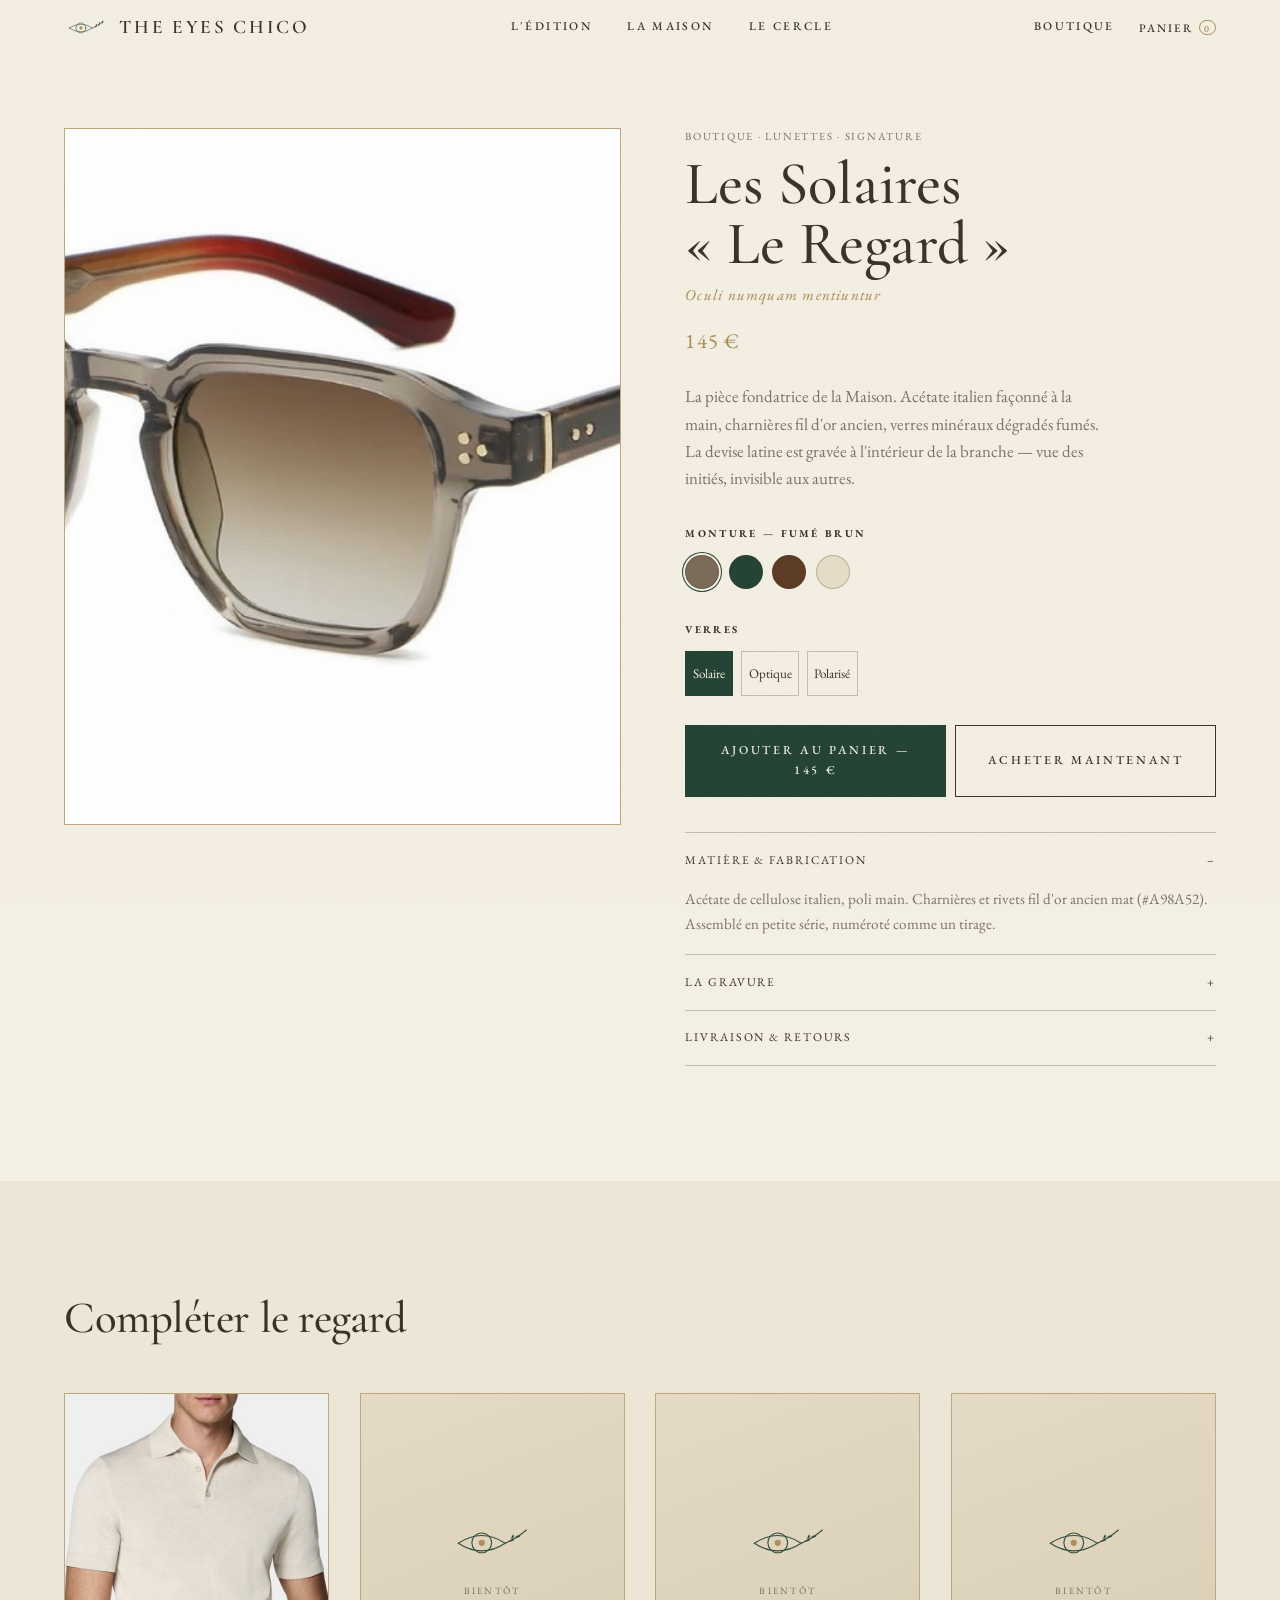
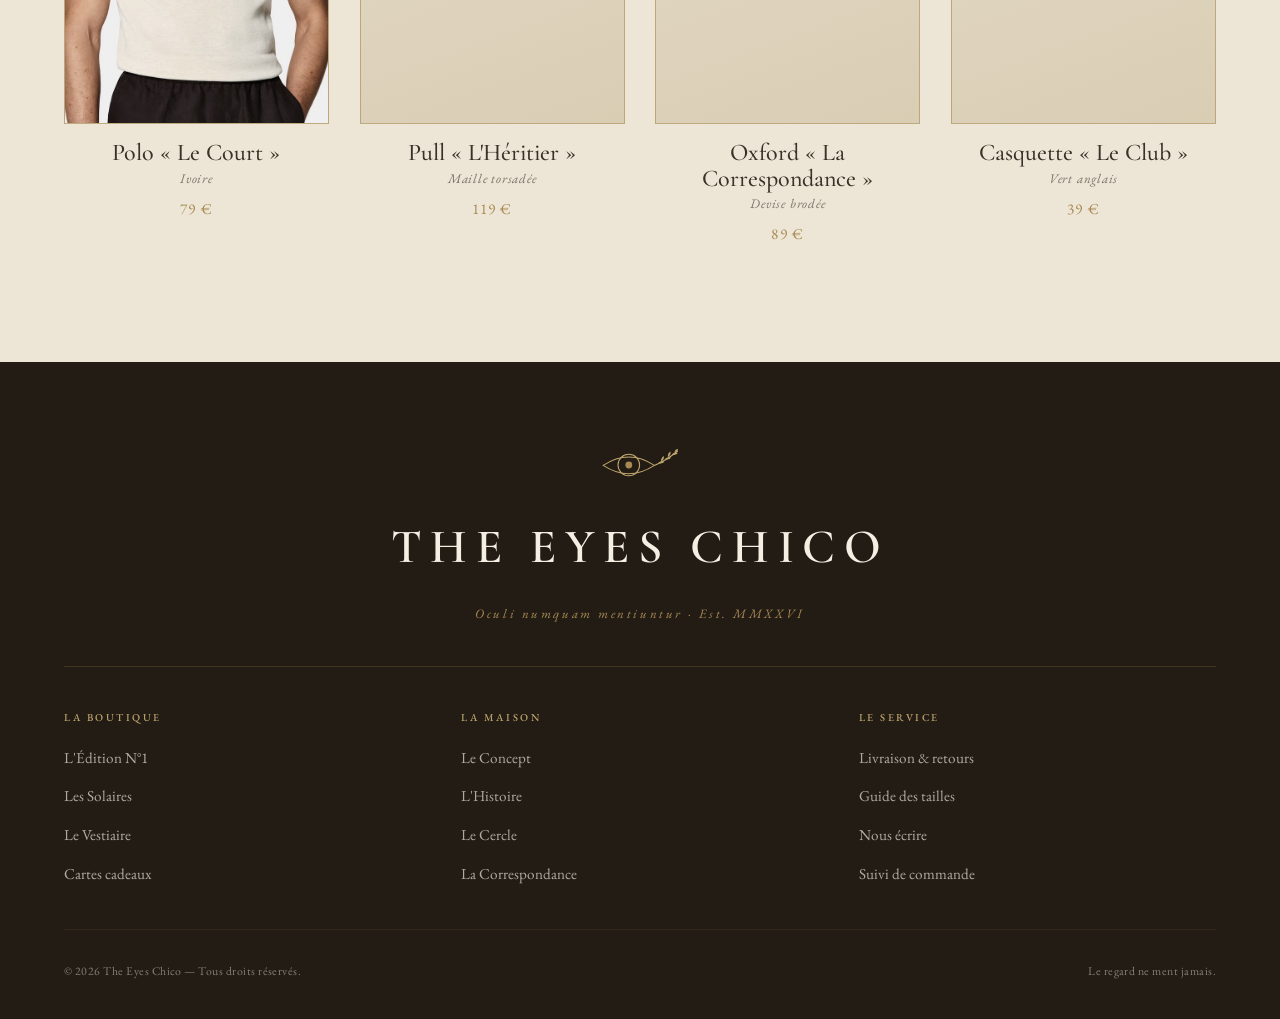
<file: product.html>
<!DOCTYPE html>
<html lang="fr">
<head>
<meta charset="UTF-8" />
<meta name="viewport" content="width=device-width, initial-scale=1" />
<title>Les Solaires « Le Regard » — The Eyes Chico</title>
<meta name="description" content="Les Solaires « Le Regard » — acétate façonné à la main, verres fumés. Le regard ne ment jamais." />
<meta name="theme-color" content="#224233" />
<link rel="preconnect" href="https://fonts.googleapis.com" />
<link rel="preconnect" href="https://fonts.gstatic.com" crossorigin />
<link href="https://fonts.googleapis.com/css2?family=Cormorant+Garamond:ital,wght@0,400;0,500;0,600;1,400;1,500&family=EB+Garamond:ital,wght@0,400;0,500;1,400&display=swap" rel="stylesheet" />
<link rel="stylesheet" href="assets/css/style.css" />
</head>
<body>

<header class="nav is-solid" id="top">
  <a class="nav__brand" href="index.html" aria-label="The Eyes Chico — accueil">
    <svg class="eye" viewBox="0 0 240 130" fill="none" stroke="currentColor" stroke-width="3" stroke-linecap="round" stroke-linejoin="round" aria-hidden="true"><path d="M28 66 Q92 108 156 66"/><path d="M28 66 Q92 24 156 66 Q184 55 214 30"/><circle cx="92" cy="65" r="27"/><circle cx="92" cy="65" r="8.5" fill="#A98A52" stroke="none"/><g fill="currentColor" stroke="none"><path d="M0 0 C4 -3.4 11 -3.4 15 0 C11 3.4 4 3.4 0 0Z" transform="translate(166,60) rotate(-12)"/><path d="M0 0 C4 -3.4 11 -3.4 15 0 C11 3.4 4 3.4 0 0Z" transform="translate(173,56) rotate(-64)"/><path d="M0 0 C4 -3.4 11 -3.4 15 0 C11 3.4 4 3.4 0 0Z" transform="translate(183,50) rotate(-14)"/><path d="M0 0 C4 -3.4 11 -3.4 15 0 C11 3.4 4 3.4 0 0Z" transform="translate(190,45) rotate(-66)"/><path d="M0 0 C4 -3.4 11 -3.4 15 0 C11 3.4 4 3.4 0 0Z" transform="translate(200,39) rotate(-16)"/><path d="M0 0 C3.4 -3 9 -3 12 0 C9 3 3.4 3 0 0Z" transform="translate(206,33) rotate(-40)"/></g></svg>
    <span class="wm">The Eyes Chico</span>
  </a>
  <nav class="nav__links" aria-label="Principal">
    <a class="link-underline" href="collection.html">L'Édition</a>
    <a class="link-underline" href="index.html#maison">La Maison</a>
    <a class="link-underline" href="index.html#cercle">Le Cercle</a>
  </nav>
  <div class="nav__right">
    <a class="link-underline" href="collection.html">Boutique</a>
    <button class="nav__cart" data-open-cart aria-label="Ouvrir le panier">Panier <span class="count">0</span></button>
    <button class="nav__burger" aria-label="Menu"><span></span><span></span><span></span></button>
  </div>
</header>

<section class="pdp section">
  <div class="wrap pdp__grid">
    <div class="pdp__media reveal"><img src="assets/img/sunglasses.jpg" alt="Les Solaires Le Regard, acétate fumé brun" /></div>

    <div class="pdp__body reveal" data-d="1">
      <p class="pdp__crumb"><a href="collection.html">Boutique</a> · Lunettes · Signature</p>
      <h1 class="pdp__title">Les Solaires<br>« Le Regard »</h1>
      <p class="pdp__latin">Oculi numquam mentiuntur</p>
      <p class="pdp__price">145 €</p>
      <p class="pdp__desc">La pièce fondatrice de la Maison. Acétate italien façonné à la main, charnières fil d'or ancien, verres minéraux dégradés fumés. La devise latine est gravée à l'intérieur de la branche — vue des initiés, invisible aux autres.</p>

      <div class="pdp__opt">
        <h4>Monture — <span id="colorName">Fumé brun</span></h4>
        <div class="swatches" role="group" aria-label="Monture">
          <button class="swatch" aria-pressed="true" data-name="Fumé brun" style="background:#7a6a57"></button>
          <button class="swatch" aria-pressed="false" data-name="Vert anglais" style="background:#224233"></button>
          <button class="swatch" aria-pressed="false" data-name="Écaille" style="background:#5b3a24"></button>
          <button class="swatch" aria-pressed="false" data-name="Ivoire" style="background:#e6ddc7"></button>
        </div>
      </div>

      <div class="pdp__opt">
        <h4>Verres</h4>
        <div class="sizes" role="group" aria-label="Verres">
          <button class="size" aria-pressed="true">Solaire</button>
          <button class="size" aria-pressed="false">Optique</button>
          <button class="size" aria-pressed="false">Polarisé</button>
        </div>
      </div>

      <div class="pdp__buy">
        <button class="btn btn--solid" id="addToCart">Ajouter au panier — 145 €</button>
        <a class="btn btn--ghost" href="#">Acheter maintenant</a>
      </div>

      <div class="pdp__meta">
        <details open><summary>Matière & fabrication <span></span></summary><p>Acétate de cellulose italien, poli main. Charnières et rivets fil d'or ancien mat (#A98A52). Assemblé en petite série, numéroté comme un tirage.</p></details>
        <details><summary>La gravure <span></span></summary><p>« Oculi numquam mentiuntur » — les yeux ne mentent jamais — gravée à l'intérieur de la branche gauche. Un détail que seuls les initiés remarquent.</p></details>
        <details><summary>Livraison & retours <span></span></summary><p>Étui rigide ivoire, cachet de cire verte. Livraison offerte dès 100 €. Retours gratuits sous 30 jours.</p></details>
      </div>
    </div>
  </div>
</section>

<section class="section edition">
  <div class="wrap">
    <div class="section-head"><h2 class="display reveal" style="font-size:clamp(1.8rem,4vw,2.8rem)">Compléter le regard</h2></div>
    <div class="product-grid">
      <a class="product reveal" href="product.html"><div class="product__media"><img src="assets/img/polo.jpg" alt="Polo Le Court" loading="lazy"></div><div class="product__info"><div class="nm">Polo « Le Court »</div><div class="ct">Ivoire</div><div class="pr">79 €</div></div></a>
      <a class="product reveal" data-d="1" href="product.html"><div class="product__media"><div class="product__ph"><svg class="eye" viewBox="0 0 240 130" fill="none" stroke="currentColor" stroke-width="3" stroke-linecap="round" stroke-linejoin="round"><path d="M28 66 Q92 108 156 66"/><path d="M28 66 Q92 24 156 66 Q184 55 214 30"/><circle cx="92" cy="65" r="27"/><circle cx="92" cy="65" r="8.5" fill="#A98A52" stroke="none"/><g fill="currentColor" stroke="none"><path d="M0 0 C4 -3.4 11 -3.4 15 0 C11 3.4 4 3.4 0 0Z" transform="translate(166,60) rotate(-12)"/><path d="M0 0 C4 -3.4 11 -3.4 15 0 C11 3.4 4 3.4 0 0Z" transform="translate(173,56) rotate(-64)"/><path d="M0 0 C4 -3.4 11 -3.4 15 0 C11 3.4 4 3.4 0 0Z" transform="translate(183,50) rotate(-14)"/></g></svg><span class="tiny">Bientôt</span></div></div><div class="product__info"><div class="nm">Pull « L'Héritier »</div><div class="ct">Maille torsadée</div><div class="pr">119 €</div></div></a>
      <a class="product reveal" data-d="2" href="product.html"><div class="product__media"><div class="product__ph"><svg class="eye" viewBox="0 0 240 130" fill="none" stroke="currentColor" stroke-width="3" stroke-linecap="round" stroke-linejoin="round"><path d="M28 66 Q92 108 156 66"/><path d="M28 66 Q92 24 156 66 Q184 55 214 30"/><circle cx="92" cy="65" r="27"/><circle cx="92" cy="65" r="8.5" fill="#A98A52" stroke="none"/><g fill="currentColor" stroke="none"><path d="M0 0 C4 -3.4 11 -3.4 15 0 C11 3.4 4 3.4 0 0Z" transform="translate(166,60) rotate(-12)"/><path d="M0 0 C4 -3.4 11 -3.4 15 0 C11 3.4 4 3.4 0 0Z" transform="translate(173,56) rotate(-64)"/><path d="M0 0 C4 -3.4 11 -3.4 15 0 C11 3.4 4 3.4 0 0Z" transform="translate(183,50) rotate(-14)"/></g></svg><span class="tiny">Bientôt</span></div></div><div class="product__info"><div class="nm">Oxford « La Correspondance »</div><div class="ct">Devise brodée</div><div class="pr">89 €</div></div></a>
      <a class="product reveal" data-d="3" href="product.html"><div class="product__media"><div class="product__ph"><svg class="eye" viewBox="0 0 240 130" fill="none" stroke="currentColor" stroke-width="3" stroke-linecap="round" stroke-linejoin="round"><path d="M28 66 Q92 108 156 66"/><path d="M28 66 Q92 24 156 66 Q184 55 214 30"/><circle cx="92" cy="65" r="27"/><circle cx="92" cy="65" r="8.5" fill="#A98A52" stroke="none"/><g fill="currentColor" stroke="none"><path d="M0 0 C4 -3.4 11 -3.4 15 0 C11 3.4 4 3.4 0 0Z" transform="translate(166,60) rotate(-12)"/><path d="M0 0 C4 -3.4 11 -3.4 15 0 C11 3.4 4 3.4 0 0Z" transform="translate(173,56) rotate(-64)"/><path d="M0 0 C4 -3.4 11 -3.4 15 0 C11 3.4 4 3.4 0 0Z" transform="translate(183,50) rotate(-14)"/></g></svg><span class="tiny">Bientôt</span></div></div><div class="product__info"><div class="nm">Casquette « Le Club »</div><div class="ct">Vert anglais</div><div class="pr">39 €</div></div></a>
    </div>
  </div>
</section>

<footer class="foot">
  <div class="wrap">
    <div class="foot__blason">
      <svg class="eye" viewBox="0 0 240 130" fill="none" stroke="currentColor" stroke-width="2.6" stroke-linecap="round" stroke-linejoin="round" aria-hidden="true"><path d="M28 66 Q92 108 156 66"/><path d="M28 66 Q92 24 156 66 Q184 55 214 30"/><circle cx="92" cy="65" r="27"/><circle cx="92" cy="65" r="8.5" fill="#A98A52" stroke="none"/><g fill="currentColor" stroke="none"><path d="M0 0 C4 -3.4 11 -3.4 15 0 C11 3.4 4 3.4 0 0Z" transform="translate(166,60) rotate(-12)"/><path d="M0 0 C4 -3.4 11 -3.4 15 0 C11 3.4 4 3.4 0 0Z" transform="translate(173,56) rotate(-64)"/><path d="M0 0 C4 -3.4 11 -3.4 15 0 C11 3.4 4 3.4 0 0Z" transform="translate(183,50) rotate(-14)"/><path d="M0 0 C4 -3.4 11 -3.4 15 0 C11 3.4 4 3.4 0 0Z" transform="translate(190,45) rotate(-66)"/><path d="M0 0 C4 -3.4 11 -3.4 15 0 C11 3.4 4 3.4 0 0Z" transform="translate(200,39) rotate(-16)"/><path d="M0 0 C3.4 -3 9 -3 12 0 C9 3 3.4 3 0 0Z" transform="translate(206,33) rotate(-40)"/></g></svg>
      <div class="wm">The Eyes Chico</div>
      <p class="latin">Oculi numquam mentiuntur · Est. MMXXVI</p>
    </div>
    <div class="foot__top">
      <div><h4>La Boutique</h4><ul><li><a href="collection.html">L'Édition N°1</a></li><li><a href="collection.html">Les Solaires</a></li><li><a href="collection.html">Le Vestiaire</a></li><li><a href="collection.html">Cartes cadeaux</a></li></ul></div>
      <div><h4>La Maison</h4><ul><li><a href="index.html#maison">Le Concept</a></li><li><a href="index.html#maison">L'Histoire</a></li><li><a href="index.html#cercle">Le Cercle</a></li><li><a href="#">La Correspondance</a></li></ul></div>
      <div><h4>Le Service</h4><ul><li><a href="#">Livraison & retours</a></li><li><a href="#">Guide des tailles</a></li><li><a href="#">Nous écrire</a></li><li><a href="#">Suivi de commande</a></li></ul></div>
    </div>
    <div class="foot__bottom"><span>© <span data-year>2026</span> The Eyes Chico — Tous droits réservés.</span><span>Le regard ne ment jamais.</span></div>
  </div>
</footer>

<div class="drawer-backdrop" data-close-cart></div>
<aside class="drawer" aria-label="Panier">
  <div class="drawer__head"><h3>Votre panier</h3><button class="drawer__close" data-close-cart aria-label="Fermer">×</button></div>
  <div class="drawer__empty" id="cartBody"><p class="latin">Votre panier vous regarde encore.</p><a class="btn btn--ghost" href="collection.html" data-close-cart>Parcourir l'Édition</a></div>
</aside>

<script>
  document.querySelectorAll(".swatch").forEach(function (s) {
    s.addEventListener("click", function () {
      document.querySelectorAll(".swatch").forEach(function (x){ x.setAttribute("aria-pressed","false"); });
      s.setAttribute("aria-pressed","true");
      document.getElementById("colorName").textContent = s.getAttribute("data-name");
    });
  });
  document.querySelectorAll(".size").forEach(function (s) {
    s.addEventListener("click", function () {
      document.querySelectorAll(".size").forEach(function (x){ x.setAttribute("aria-pressed","false"); });
      s.setAttribute("aria-pressed","true");
    });
  });
  var count = 0;
  document.getElementById("addToCart").addEventListener("click", function () {
    count++;
    document.querySelectorAll(".nav__cart .count").forEach(function(c){ c.textContent = count; });
    var body = document.getElementById("cartBody");
    var verre = (document.querySelector(".size[aria-pressed=true]")||{}).textContent || "Solaire";
    var color = document.getElementById("colorName").textContent;
    body.innerHTML = '<div style="align-self:stretch"><div style="display:flex;justify-content:space-between;padding:1rem 0;border-bottom:1px solid var(--line)"><div><strong style="font-weight:500;font-family:var(--font-display);font-size:1.2rem">Les Solaires « Le Regard »</strong><br><span style="color:var(--text-mute);font-size:.85rem;font-style:italic">'+color+' · '+verre+' · ×'+count+'</span></div><span style="color:var(--or)">'+(145*count)+' €</span></div><a class="btn btn--solid" style="margin-top:1.4rem;justify-content:center" href="#">Passer commande — '+(145*count)+' €</a></div>';
    body.style.display = "block";
    document.querySelector(".drawer").classList.add("open");
    document.querySelector(".drawer-backdrop").classList.add("open");
  });
</script>
<script src="assets/js/main.js"></script>
</body>
</html>
</file>
<file: assets/css/style.css>
/* ============================================================
   THE EYES CHICO — Design System
   Old money · ivoire / sépia / vert anglais / or ancien
   « Le regard ne ment jamais »
   ============================================================ */

:root {
  /* Brand book palette */
  --ivoire:   #F4EFE3;   /* papier — fond principal */
  --vert:     #224233;   /* vert anglais — signature */
  --sepia:    #3A3128;   /* encre sépia — textes */
  --or:       #A98A52;   /* or ancien — fil & détails */
  --bordeaux: #6E3B34;   /* bordeaux héritage — ponctuel */

  /* Derived warm neutrals (beige / marron) */
  --ivoire-2: #EDE6D6;   /* surface un ton plus profond */
  --ivoire-3: #E4DAC6;   /* cartes / creux */
  --sable:    #D9CDB4;
  --taupe:    #B7A88a;
  --espresso: #2A231B;   /* marron profond — sections sombres */
  --espresso-2: #221C15;
  --or-soft:  #C0A66E;

  /* Semantic */
  --bg:        var(--ivoire);
  --surface:   var(--ivoire-2);
  --text:      var(--sepia);
  --text-mute: color-mix(in srgb, var(--sepia) 66%, var(--ivoire));
  --line:      color-mix(in srgb, var(--sepia) 26%, transparent);
  --line-or:   color-mix(in srgb, var(--or) 60%, transparent);

  --font-display: "Cormorant Garamond", Georgia, serif;
  --font-body: "EB Garamond", Georgia, serif;

  --pad-x: clamp(1.25rem, 5vw, 6.5rem);
  --maxw: 1320px;

  --z-base:0; --z-nav:100; --z-drawer-backdrop:200; --z-drawer:210; --z-loader:900;
  --ease-out: cubic-bezier(0.16,1,0.3,1);
}

*,*::before,*::after{ box-sizing:border-box; margin:0; padding:0; }
html{ -webkit-text-size-adjust:100%; scroll-behavior:smooth; }
@media (prefers-reduced-motion: reduce){ html{ scroll-behavior:auto; } }

body{
  font-family: var(--font-body); font-weight:400;
  color: var(--text); background: var(--bg);
  line-height:1.62; font-size:1.06rem;
  -webkit-font-smoothing:antialiased; text-rendering:optimizeLegibility;
  overflow-x:hidden;
}
img{ display:block; max-width:100%; height:auto; }
a{ color:inherit; text-decoration:none; }
button{ font:inherit; color:inherit; cursor:pointer; border:0; background:none; }
::selection{ background: var(--vert); color: var(--ivoire); }

/* film grain (argentique léger) */
body::after{
  content:""; position:fixed; inset:0; z-index:1000; pointer-events:none; opacity:.04;
  background-image:url("data:image/svg+xml,%3Csvg xmlns='http://www.w3.org/2000/svg' width='120' height='120'%3E%3Cfilter id='n'%3E%3CfeTurbulence type='fractalNoise' baseFrequency='0.8' numOctaves='2'/%3E%3C/filter%3E%3Crect width='100%25' height='100%25' filter='url(%23n)'/%3E%3C/svg%3E");
}

/* ---------- Type helpers ---------- */
.display{ font-family: var(--font-display); font-weight:500; line-height:1.02; letter-spacing:-0.01em; text-wrap:balance; }
.display em, .serif-i{ font-style:italic; }
.eyebrow{ font-family: var(--font-body); font-weight:500; font-size:.72rem; letter-spacing:.32em; text-transform:uppercase; color: var(--text-mute); }
.eyebrow--or{ color: var(--or); }
.lede{ font-size: clamp(1.1rem,1.6vw,1.4rem); color: var(--text-mute); text-wrap:pretty; max-width:60ch; }
.latin{ font-family: var(--font-body); font-style:italic; letter-spacing:.12em; color: var(--or); }

/* double filet (thick + thin) */
.filet{ border:0; height:0; border-top:2px solid var(--sepia); position:relative; }
.filet::after{ content:""; position:absolute; left:0; right:0; top:3px; border-top:1px solid var(--line); }
.filet--or{ border-top-color: var(--or); }
.filet--or::after{ border-top-color: var(--line-or); }
.filet--center{ width:64px; margin-inline:auto; }

.wrap{ width:100%; max-width:var(--maxw); margin-inline:auto; padding-inline:var(--pad-x); }
.section{ padding-block: clamp(4.5rem,9vw,8.5rem); }

/* ---------- Buttons ---------- */
.btn{
  --b: var(--vert); --f: var(--ivoire);
  display:inline-flex; align-items:center; gap:.7em;
  padding:.95rem 1.9rem; font-family: var(--font-body); font-weight:500;
  font-size:.76rem; letter-spacing:.22em; text-transform:uppercase;
  color: var(--f); background: var(--b); border:1px solid var(--b);
  transition: background .5s var(--ease-out), color .5s var(--ease-out), border-color .5s var(--ease-out);
}
.btn .arrow{ transition: transform .5s var(--ease-out); }
.btn:hover .arrow{ transform: translateX(5px); }
.btn--solid:hover{ background:transparent; color: var(--vert); }
.btn--ghost{ --b:transparent; --f:var(--sepia); border-color: var(--sepia); }
.btn--ghost:hover{ background: var(--sepia); color: var(--ivoire); }
.btn--or{ --b:var(--or); --f:var(--espresso); border-color:var(--or); }
.btn--or:hover{ background:transparent; color:var(--or); }
.btn--light{ --b:var(--ivoire); --f:var(--vert); border-color:var(--ivoire); }
.btn--light:hover{ background:transparent; color:var(--ivoire); }

.link-underline{ position:relative; display:inline-block; font-size:.74rem; letter-spacing:.2em; text-transform:uppercase; font-weight:500; padding-bottom:3px; }
.link-underline::after{ content:""; position:absolute; left:0; bottom:0; width:100%; height:1px; background: currentColor; transform:scaleX(0); transform-origin:left; transition:transform .5s var(--ease-out); }
@media (hover:hover) and (pointer:fine){ .link-underline:hover::after{ transform:scaleX(1); } }

/* eye emblem sizing */
.eye{ display:block; color: var(--vert); }
.foot__blason .eye{ color: var(--or-soft); }
.eye .pupil{ transition: transform .18s ease-out; }
.eye .leaf, .eye .lid{ }

/* ============================================================
   NAV
   ============================================================ */
.nav{
  position:fixed; inset:0 0 auto 0; z-index:var(--z-nav);
  display:flex; align-items:center; justify-content:space-between; gap:2rem;
  padding:1rem var(--pad-x); color: var(--sepia);
  transition: background .6s var(--ease-out), padding .6s var(--ease-out), box-shadow .6s var(--ease-out);
}
.nav.is-solid{
  background: color-mix(in srgb, var(--ivoire) 88%, transparent);
  -webkit-backdrop-filter: blur(12px); backdrop-filter: blur(12px);
  box-shadow:0 1px 0 var(--line-or); padding-block:.7rem;
}
.nav__brand{ display:flex; align-items:center; gap:.7rem; }
.nav__brand .eye{ width:44px; }
.nav__brand .wm{ font-family: var(--font-display); font-weight:600; font-size:1.2rem; letter-spacing:.14em; text-transform:uppercase; line-height:1; }
.nav__links{ display:flex; gap:2.2rem; align-items:center; }
.nav__right{ display:flex; gap:1.5rem; align-items:center; }
.nav__cart{ display:inline-flex; align-items:center; gap:.5em; font-size:.72rem; letter-spacing:.18em; text-transform:uppercase; font-weight:500; }
.nav__cart .count{ display:grid; place-items:center; min-width:1.5em; height:1.5em; padding:0 .4em; border:1px solid var(--or); color: var(--or); border-radius:999px; font-size:.62rem; }
.nav__burger{ display:none; flex-direction:column; gap:5px; width:26px; }
.nav__burger span{ height:1px; background: currentColor; }
@media (max-width:920px){ .nav__links{ display:none; } .nav__burger{ display:flex; } }

/* ============================================================
   HERO
   ============================================================ */
.hero{ position:relative; min-height:100svh; display:grid; place-items:center; text-align:center; padding: 7rem var(--pad-x) 4rem; overflow:hidden; }
.hero::before{ /* soft vignette of warmth */
  content:""; position:absolute; inset:0; z-index:-1;
  background: radial-gradient(120% 90% at 50% 30%, #fbf7ec 0%, var(--ivoire) 55%, var(--ivoire-2) 100%);
}
.hero__top{ position:absolute; top: clamp(6rem,10vw,7.5rem); left:0; right:0; display:flex; flex-direction:column; align-items:center; gap:.8rem; }
.hero__emblem{ width: clamp(220px, 34vw, 380px); margin-bottom: clamp(1.2rem,3vw,2rem); }
.hero__emblem .eye{ width:100%; overflow:visible; }
.hero h1{ font-family: var(--font-display); font-weight:500; font-size: clamp(2.8rem, 8vw, 6.5rem); line-height:.98; letter-spacing:-0.015em; max-width:16ch; }
.hero h1 em{ font-style:italic; color: var(--vert); }
.hero__latin{ margin-top:1.4rem; font-size: clamp(.85rem,1.4vw,1.05rem); }
.hero__cta{ margin-top: clamp(1.8rem,3vw,2.4rem); display:flex; gap:.8rem; justify-content:center; flex-wrap:wrap; }
.hero__cue{ position:absolute; left:50%; bottom:1.8rem; transform:translateX(-50%); display:flex; flex-direction:column; align-items:center; gap:.6rem; color: var(--text-mute); font-size:.6rem; letter-spacing:.3em; text-transform:uppercase; }
.hero__cue .bar{ width:1px; height:42px; background:linear-gradient(var(--or), transparent); position:relative; overflow:hidden; }
.hero__cue .bar::after{ content:""; position:absolute; inset:0; background:var(--or); animation:cueRun 2.4s var(--ease-out) infinite; }
@keyframes cueRun{ 0%{transform:translateY(-100%)} 60%,100%{transform:translateY(100%)} }

/* leaves draw-in on load (opacity only — keep the SVG transform placement) */
.eye--animated .leaf{ opacity:0; animation: leafIn .55s var(--ease-out) forwards; }
.eye--animated .leaf:nth-child(1){ animation-delay:.5s } .eye--animated .leaf:nth-child(2){ animation-delay:.62s }
.eye--animated .leaf:nth-child(3){ animation-delay:.74s } .eye--animated .leaf:nth-child(4){ animation-delay:.86s }
.eye--animated .leaf:nth-child(5){ animation-delay:.98s } .eye--animated .leaf:nth-child(6){ animation-delay:1.1s }
@keyframes leafIn{ to{ opacity:1; } }
.eye--animated .lid{ stroke-dasharray: 520; stroke-dashoffset:520; animation: draw 1.5s var(--ease-out) forwards; }
.eye--animated .iris{ stroke-dasharray: 190; stroke-dashoffset:190; animation: draw 1.3s .3s var(--ease-out) forwards; }
.eye--animated .pupil{ opacity:0; animation: fadeIn .6s 1s var(--ease-out) forwards; }
@keyframes draw{ to{ stroke-dashoffset:0; } }
@keyframes fadeIn{ to{ opacity:1; } }
@media (prefers-reduced-motion: reduce){
  .eye--animated .leaf,.eye--animated .lid,.eye--animated .iris,.eye--animated .pupil{ animation:none; opacity:1; transform:none; stroke-dashoffset:0; }
}

/* ============================================================
   REVEAL
   ============================================================ */
.reveal{ opacity:0; transform:translateY(26px); transition:opacity 1s var(--ease-out), transform 1s var(--ease-out); }
.reveal.in{ opacity:1; transform:none; }
.reveal[data-d="1"]{ transition-delay:.1s } .reveal[data-d="2"]{ transition-delay:.2s } .reveal[data-d="3"]{ transition-delay:.3s } .reveal[data-d="4"]{ transition-delay:.4s }
@media (prefers-reduced-motion: reduce){ .reveal{ opacity:1; transform:none; transition:none; } }

/* ============================================================
   BAND (latin devise)
   ============================================================ */
.band{ background: var(--vert); color: var(--ivoire); text-align:center; padding: clamp(2.2rem,4vw,3.2rem) var(--pad-x); }
.band .latin{ color: var(--or-soft); font-size: clamp(1.1rem,2vw,1.6rem); letter-spacing:.14em; }
.band .tr{ display:block; margin-top:.5rem; font-size:.72rem; letter-spacing:.34em; text-transform:uppercase; color: color-mix(in srgb, var(--ivoire) 72%, var(--vert)); }

/* ============================================================
   CONCEPT / MANIFESTO
   ============================================================ */
.concept{ background: var(--bg); text-align:center; }
.concept .display{ font-size: clamp(2rem,5.2vw,4rem); max-width:20ch; margin:1.4rem auto 0; }
.concept .display em{ color: var(--vert); }
.concept .lede{ margin:1.8rem auto 0; text-align:center; }
.piliers{ display:grid; grid-template-columns:repeat(3,1fr); gap: clamp(1.5rem,3vw,3rem); margin-top: clamp(2.5rem,5vw,4rem); text-align:center; }
.pilier .num{ font-family: var(--font-display); font-style:italic; font-size:1.6rem; color: var(--or); }
.pilier h3{ font-family: var(--font-display); font-weight:500; font-size:1.7rem; margin:.5rem 0 .6rem; letter-spacing:.02em; }
.pilier p{ color: var(--text-mute); font-size:.98rem; max-width:32ch; margin-inline:auto; }
.pilier .filet{ margin: 0 auto 1.2rem; width:40px; }
@media (max-width:760px){ .piliers{ grid-template-columns:1fr; gap:2.5rem; } }

/* ============================================================
   ÉDITION / PRODUCTS
   ============================================================ */
.edition{ background: var(--surface); }
.section-head{ display:flex; align-items:flex-end; justify-content:space-between; gap:2rem; flex-wrap:wrap; margin-bottom: clamp(2rem,4vw,3.2rem); }
.section-head .display{ font-size: clamp(2rem,5vw,3.6rem); }
.section-head .eyebrow{ margin-bottom:.6rem; }
.section-head p{ color: var(--text-mute); max-width:40ch; }

.product-grid{ display:grid; grid-template-columns:repeat(auto-fill,minmax(250px,1fr)); gap: clamp(1.2rem,2.4vw,2.4rem); }
.product{ display:block; }
.product__media{
  position:relative; aspect-ratio:4/5; overflow:hidden;
  background: linear-gradient(160deg, var(--ivoire-3), var(--sable));
  display:grid; place-items:center; border:1px solid var(--line-or);
}
.product__media img{ position:absolute; inset:0; width:100%; height:100%; object-fit:cover; transition: transform 1.1s var(--ease-out); }
@media (hover:hover) and (pointer:fine){ .product:hover .product__media img{ transform:scale(1.04); } }
.product__ph{ display:flex; flex-direction:column; align-items:center; gap:1rem; color: var(--vert); padding:1.5rem; text-align:center; }
.product__ph .eye{ width:88px; opacity:.9; }
.product__ph .tiny{ font-size:.6rem; letter-spacing:.24em; text-transform:uppercase; color: var(--text-mute); }
.product__badge{ position:absolute; top:.85rem; left:.85rem; z-index:2; background: var(--ivoire); color: var(--vert); border:1px solid var(--line-or); font-size:.56rem; letter-spacing:.18em; text-transform:uppercase; padding:.4rem .7rem; }
.product__badge--or{ background: var(--or); color: var(--espresso); border-color: var(--or); }
.product__info{ padding-top:1rem; text-align:center; }
.product__info .nm{ font-family: var(--font-display); font-weight:500; font-size:1.5rem; line-height:1.05; }
.product__info .ct{ font-size:.82rem; letter-spacing:.06em; color: var(--text-mute); margin-top:.15rem; font-style:italic; }
.product__info .pr{ margin-top:.5rem; font-size:.95rem; letter-spacing:.08em; color: var(--or); }

/* ============================================================
   FEATURE / QUOTE
   ============================================================ */
.quote{ background: var(--espresso); color: var(--ivoire); text-align:center; }
.quote .mark{ font-family: var(--font-display); font-style:italic; font-size: clamp(2rem,5.5vw,4.2rem); line-height:1.14; max-width:20ch; margin:0 auto; letter-spacing:.005em; }
.quote .mark em{ color: var(--or-soft); }
.quote .by{ margin-top:1.8rem; font-size:.72rem; letter-spacing:.3em; text-transform:uppercase; color: color-mix(in srgb, var(--ivoire) 62%, var(--espresso)); }

/* editorial split */
.split{ background: var(--bg); }
.split__grid{ display:grid; grid-template-columns:1fr 1fr; gap: clamp(2rem,5vw,5rem); align-items:center; }
.split__media{ aspect-ratio:4/5; overflow:hidden; border:1px solid var(--line-or); }
.split__media img{ width:100%; height:100%; object-fit:cover; }
.split__body .display{ font-size: clamp(1.9rem,4vw,3.2rem); margin:1.2rem 0; max-width:15ch; }
.split__body .display em{ color: var(--vert); }
.split__list{ margin:1.8rem 0; }
.split__list li{ list-style:none; display:flex; gap:1rem; padding:1rem 0; border-top:1px solid var(--line); align-items:baseline; }
.split__list li:last-child{ border-bottom:1px solid var(--line); }
.split__list .n{ font-family: var(--font-display); font-style:italic; color: var(--or); font-size:1.1rem; }
.split__list strong{ font-weight:500; font-family: var(--font-display); font-size:1.2rem; display:block; }
.split__list span{ color: var(--text-mute); font-size:.92rem; }
@media (max-width:820px){ .split__grid{ grid-template-columns:1fr; } .split__media{ order:-1; } }

/* ============================================================
   LE CERCLE (newsletter) — green signature
   ============================================================ */
.cercle{ background: var(--vert); color: var(--ivoire); text-align:center; }
.cercle .eyebrow{ color: var(--or-soft); }
.cercle .display{ color: var(--ivoire); font-size: clamp(2.2rem,6vw,4.4rem); margin:1.2rem auto 0; max-width:16ch; }
.cercle .display em{ color: var(--or-soft); }
.cercle p{ color: color-mix(in srgb, var(--ivoire) 78%, var(--vert)); margin:1.4rem auto 0; max-width:46ch; }
.cercle form{ display:flex; gap:.6rem; max-width:480px; margin:2.2rem auto 0; flex-wrap:wrap; justify-content:center; }
.cercle input{ flex:1 1 240px; background: color-mix(in srgb, var(--ivoire) 10%, transparent); border:1px solid color-mix(in srgb,var(--or) 55%, transparent); color: var(--ivoire); padding:1rem 1.2rem; font:inherit; letter-spacing:.04em; }
.cercle input::placeholder{ color: color-mix(in srgb, var(--ivoire) 60%, transparent); }
.cercle input:focus{ outline:none; border-color: var(--or); }
.cercle .note{ margin-top:1.2rem; font-size:.72rem; letter-spacing:.06em; opacity:.66; font-style:italic; }

/* ============================================================
   FOOTER (blason)
   ============================================================ */
.foot{ background: var(--espresso-2); color: color-mix(in srgb, var(--ivoire) 66%, var(--espresso)); padding-block: clamp(3.5rem,6vw,5rem) 2.4rem; text-align:center; }
.foot__blason{ display:flex; flex-direction:column; align-items:center; gap:1.1rem; padding-bottom:2.6rem; }
.foot__blason .eye{ width:96px; }
.foot__blason .wm{ font-family: var(--font-display); font-weight:600; font-size: clamp(2rem,6vw,3rem); letter-spacing:.18em; text-transform:uppercase; color: var(--ivoire); }
.foot__blason .latin{ font-size:.8rem; letter-spacing:.2em; }
.foot__top{ display:grid; grid-template-columns:repeat(3,1fr); gap:2.5rem; padding:2.6rem 0; border-top:1px solid color-mix(in srgb,var(--or) 24%, transparent); text-align:left; }
.foot h4{ font-size:.66rem; letter-spacing:.24em; text-transform:uppercase; color: var(--or-soft); margin-bottom:1.1rem; font-weight:500; }
.foot ul{ list-style:none; display:grid; gap:.7rem; }
.foot a{ font-size:.95rem; transition:color .4s; }
@media (hover:hover){ .foot a:hover{ color: var(--ivoire); } }
.foot__bottom{ display:flex; justify-content:space-between; gap:1rem; flex-wrap:wrap; padding-top:2rem; border-top:1px solid color-mix(in srgb,var(--or) 18%, transparent); font-size:.74rem; letter-spacing:.04em; opacity:.7; }
@media (max-width:640px){ .foot__top{ grid-template-columns:1fr 1fr; text-align:center; } }

/* ============================================================
   LOADER
   ============================================================ */
.loader{ position:fixed; inset:0; z-index:var(--z-loader); display:grid; place-items:center; background: var(--ivoire); transition:opacity .8s var(--ease-out), visibility .8s; }
.loader.is-done{ opacity:0; visibility:hidden; }
.loader__inner{ text-align:center; }
.loader__inner .eye{ width:110px; margin:0 auto 1.4rem; }
.loader__wm{ font-family: var(--font-display); font-weight:600; font-size:1.4rem; letter-spacing:.24em; text-transform:uppercase; color: var(--vert); }

/* ============================================================
   DRAWER
   ============================================================ */
.drawer-backdrop{ position:fixed; inset:0; z-index:var(--z-drawer-backdrop); background: color-mix(in srgb, var(--espresso) 55%, transparent); opacity:0; visibility:hidden; transition:opacity .5s var(--ease-out), visibility .5s; }
.drawer-backdrop.open{ opacity:1; visibility:visible; }
.drawer{ position:fixed; top:0; right:0; bottom:0; z-index:var(--z-drawer); width:min(420px,92vw); background: var(--ivoire); color: var(--sepia); transform:translateX(100%); transition:transform .6s var(--ease-out); display:flex; flex-direction:column; padding:1.6rem; }
.drawer.open{ transform:none; }
.drawer__head{ display:flex; justify-content:space-between; align-items:center; padding-bottom:1.2rem; border-bottom:1px solid var(--line); }
.drawer__head h3{ font-family: var(--font-display); font-weight:500; font-size:1.6rem; }
.drawer__empty{ flex:1; display:grid; place-items:center; text-align:center; color: var(--text-mute); gap:1rem; }
.drawer__empty .latin{ font-size:.9rem; }
.drawer__close{ font-size:1.5rem; line-height:1; }

/* ============================================================
   SHOP / PDP
   ============================================================ */
.page-head{ padding: clamp(7rem,12vw,9.5rem) 0 clamp(2rem,4vw,3rem); background: var(--bg); text-align:center; }
.page-head .display{ font-size: clamp(2.6rem,7vw,5rem); margin-top:.5rem; }
.page-head .latin{ display:block; margin-top:1rem; }
.filters{ display:flex; gap:.5rem; flex-wrap:wrap; justify-content:center; padding:1.4rem 0; position:sticky; top:0; z-index:50; background: color-mix(in srgb, var(--ivoire) 90%, transparent); -webkit-backdrop-filter:blur(12px); backdrop-filter:blur(12px); }
.filters button{ padding:.55rem 1.1rem; font-size:.68rem; letter-spacing:.2em; text-transform:uppercase; border:1px solid var(--line); color: var(--text-mute); transition:all .4s var(--ease-out); }
.filters button.active,.filters button:hover{ background: var(--vert); color: var(--ivoire); border-color: var(--vert); }
.shop{ background: var(--surface); }

.pdp{ background: var(--bg); padding-top: clamp(6rem,10vw,8rem); }
.pdp__grid{ display:grid; grid-template-columns:1.05fr 1fr; gap: clamp(2rem,5vw,5rem); align-items:start; }
.pdp__media{ position:sticky; top:6rem; aspect-ratio:4/5; overflow:hidden; border:1px solid var(--line-or); background: linear-gradient(160deg,var(--ivoire-3),var(--sable)); display:grid; place-items:center; }
.pdp__media img{ width:100%; height:100%; object-fit:cover; }
.pdp__crumb{ font-size:.68rem; letter-spacing:.16em; text-transform:uppercase; color: var(--text-mute); }
.pdp__title{ font-family: var(--font-display); font-weight:500; font-size: clamp(2.4rem,5vw,3.8rem); line-height:1; margin:.5rem 0; }
.pdp__latin{ font-style:italic; color: var(--or); letter-spacing:.08em; font-size:.95rem; }
.pdp__price{ font-size:1.3rem; margin:1rem 0 1.6rem; color: var(--or); letter-spacing:.06em; }
.pdp__desc{ color: var(--text-mute); max-width:52ch; }
.pdp__opt{ margin:2rem 0 1rem; }
.pdp__opt h4{ font-size:.66rem; letter-spacing:.22em; text-transform:uppercase; margin-bottom:.8rem; }
.swatches{ display:flex; gap:.6rem; }
.swatch{ width:34px; height:34px; border-radius:999px; border:1px solid var(--line); cursor:pointer; }
.swatch[aria-pressed="true"]{ box-shadow:0 0 0 2px var(--bg),0 0 0 3px var(--vert); }
.sizes{ display:flex; gap:.5rem; flex-wrap:wrap; }
.size{ min-width:48px; padding:.7rem .4rem; text-align:center; border:1px solid var(--line); font-size:.82rem; cursor:pointer; transition:all .3s var(--ease-out); }
.size[aria-pressed="true"],.size:hover{ background: var(--vert); color: var(--ivoire); border-color: var(--vert); }
.pdp__buy{ display:flex; gap:.6rem; margin-top:1.8rem; flex-wrap:wrap; }
.pdp__buy .btn{ flex:1 1 200px; justify-content:center; }
.pdp__meta{ margin-top:2.2rem; border-top:1px solid var(--line); }
.pdp__meta details{ border-bottom:1px solid var(--line); }
.pdp__meta summary{ list-style:none; cursor:pointer; padding:1.1rem 0; display:flex; justify-content:space-between; font-size:.74rem; letter-spacing:.16em; text-transform:uppercase; }
.pdp__meta summary::-webkit-details-marker{ display:none; }
.pdp__meta summary::after{ content:"+"; }
.pdp__meta details[open] summary::after{ content:"–"; }
.pdp__meta p{ padding-bottom:1.1rem; color: var(--text-mute); font-size:.95rem; }
@media (max-width:860px){ .pdp__grid{ grid-template-columns:1fr; } .pdp__media{ position:relative; top:0; } }
</file>
